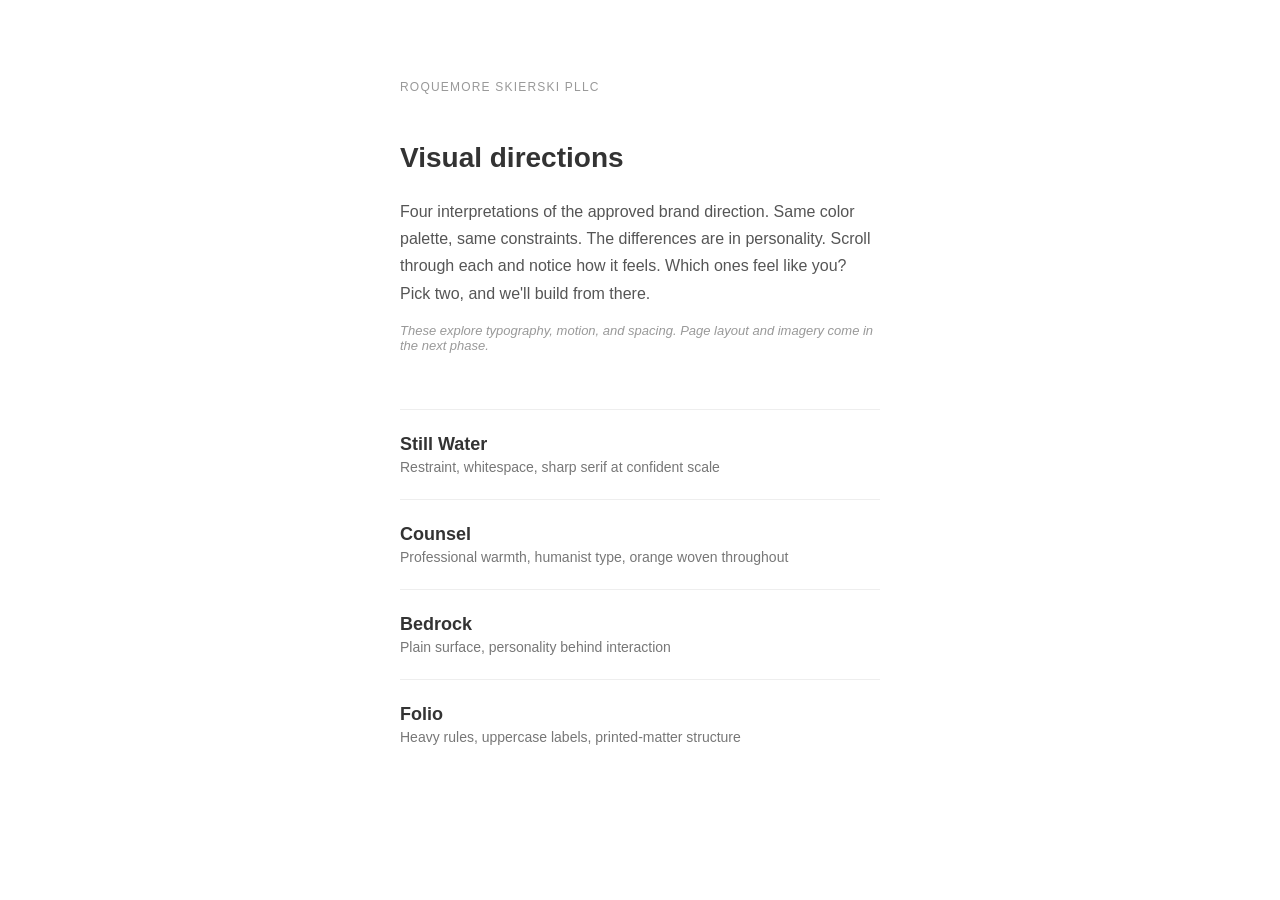
<file: index.html>
<!DOCTYPE html>
<html lang="en">
<head>
  <meta charset="UTF-8">
  <meta name="viewport" content="width=device-width, initial-scale=1.0">
  <title>Visual Directions — Roquemore Skierski PLLC</title>
  <style>
    *, *::before, *::after { margin: 0; padding: 0; box-sizing: border-box; }

    body {
      font-family: -apple-system, BlinkMacSystemFont, "Segoe UI", Roboto, sans-serif;
      background: #fff;
      color: #333;
    }

    .container {
      max-width: 560px;
      margin: 0 auto;
      padding: 80px 40px;
    }

    .firm-name {
      font-size: 12px;
      text-transform: uppercase;
      letter-spacing: 0.1em;
      color: #999;
      margin-bottom: 48px;
    }

    h1 {
      font-size: 28px;
      font-weight: 600;
      color: #333;
      margin-bottom: 24px;
    }

    .framing {
      font-size: 16px;
      line-height: 1.7;
      color: #555;
      margin-bottom: 16px;
    }

    .note {
      font-size: 13px;
      font-style: italic;
      color: #999;
      margin-bottom: 56px;
    }

    .direction {
      display: block;
      text-decoration: none;
      padding: 24px 0;
      border-top: 1px solid #eee;
    }

    .direction-name {
      font-size: 18px;
      font-weight: 700;
      color: #333;
    }

    .direction-desc {
      font-size: 14px;
      color: #777;
      margin-top: 4px;
    }

    .direction:hover .direction-name {
      color: #0B3030;
    }
  </style>
</head>
<body>
  <div class="container">
    <p class="firm-name">Roquemore Skierski PLLC</p>
    <h1>Visual directions</h1>
    <p class="framing">Four interpretations of the approved brand direction. Same color palette, same constraints. The differences are in personality. Scroll through each and notice how it feels. Which ones feel like you? Pick two, and we'll build from there.</p>
    <p class="note">These explore typography, motion, and spacing. Page layout and imagery come in the next phase.</p>
    <a class="direction" href="still-water/index.html">
      <div class="direction-name">Still Water</div>
      <div class="direction-desc">Restraint, whitespace, sharp serif at confident scale</div>
    </a>
    <a class="direction" href="counsel/index.html">
      <div class="direction-name">Counsel</div>
      <div class="direction-desc">Professional warmth, humanist type, orange woven throughout</div>
    </a>
    <a class="direction" href="bedrock/index.html">
      <div class="direction-name">Bedrock</div>
      <div class="direction-desc">Plain surface, personality behind interaction</div>
    </a>
    <a class="direction" href="folio/index.html">
      <div class="direction-name">Folio</div>
      <div class="direction-desc">Heavy rules, uppercase labels, printed-matter structure</div>
    </a>
  </div>
</body>
</html>
</file>
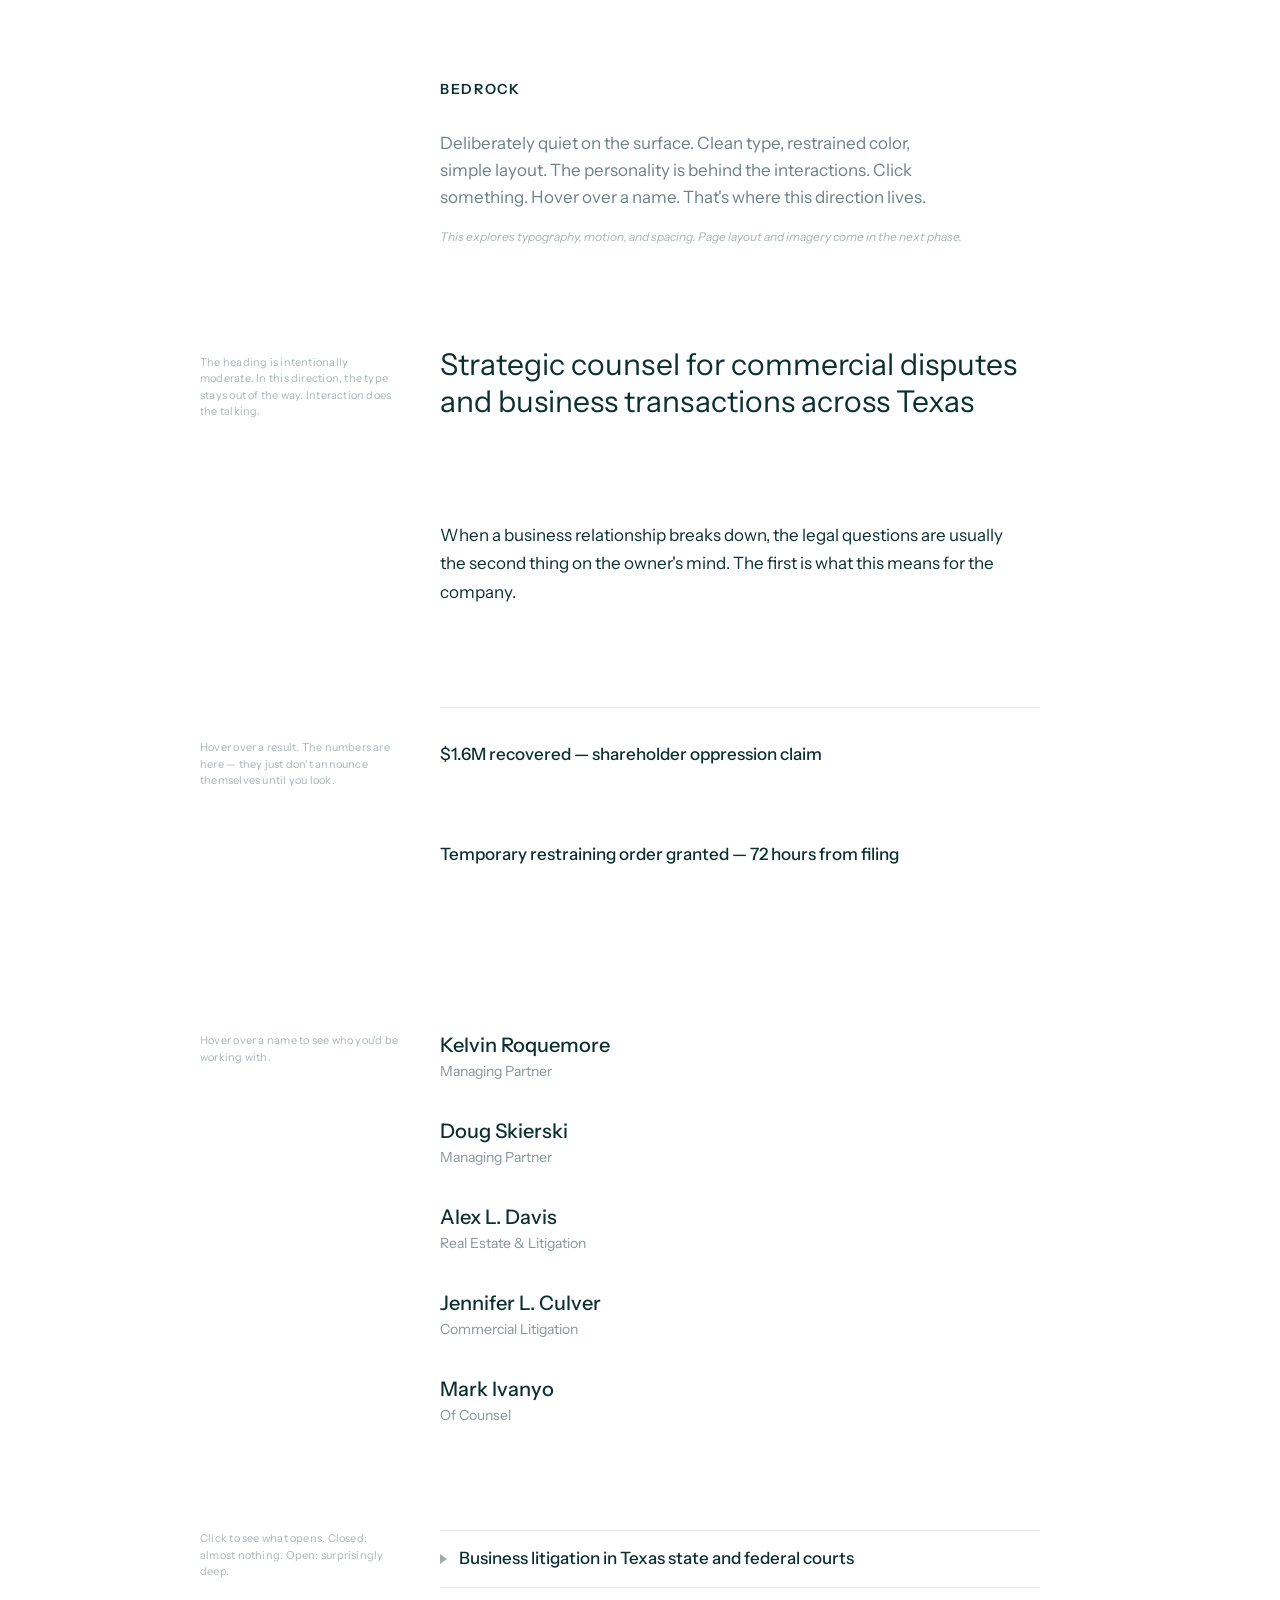
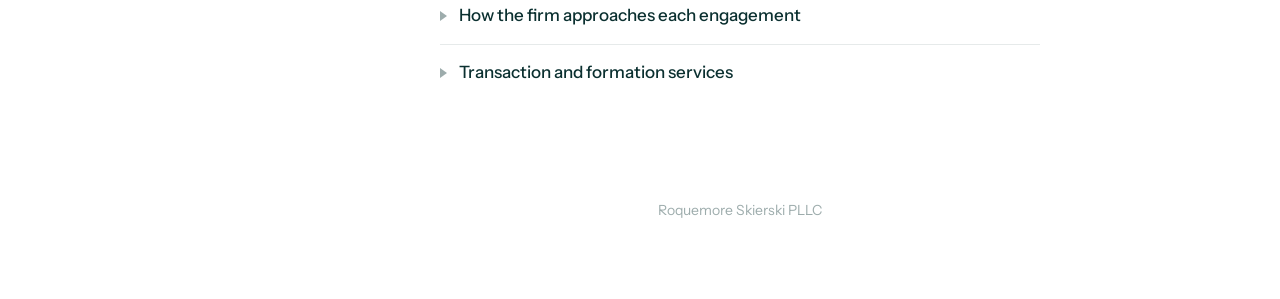
<file: bedrock/index.html>
<!DOCTYPE html>
<html lang="en">
<head>
  <meta charset="UTF-8">
  <meta name="viewport" content="width=device-width, initial-scale=1.0">
  <title>Bedrock — Brand Direction</title>
  <link rel="preconnect" href="https://fonts.googleapis.com">
  <link rel="preconnect" href="https://fonts.gstatic.com" crossorigin>
  <link href="https://fonts.googleapis.com/css2?family=Instrument+Sans:wght@400;500;600;700&display=swap" rel="stylesheet">
  <link rel="stylesheet" href="styles.css">
</head>
<body>

  <!-- Section 1: Direction Label & Introduction -->
  <header class="section section--intro">
    <h1 class="direction-name">Bedrock</h1>
    <p class="direction-description">Deliberately quiet on the surface. Clean type, restrained color, simple layout. The personality is behind the interactions. Click something. Hover over a name. That's where this direction lives.</p>
    <p class="direction-note">This explores typography, motion, and spacing. Page layout and imagery come in the next phase.</p>
  </header>

  <!-- Section 2: Opening Statement -->
  <section class="section section--statement">
    <div class="annotation" aria-hidden="true">The heading is intentionally moderate. In this direction, the type stays out of the way. Interaction does the talking.</div>
    <div class="reveal">
      <h2 class="display-heading">Strategic counsel for commercial disputes and business transactions across Texas</h2>
    </div>
  </section>

  <!-- Section 3: Body Text Passage -->
  <section class="section section--body">
    <div class="reveal">
      <div class="body-text">
        <p>When a business relationship breaks down, the legal questions are usually the second thing on the owner's mind. The first is what this means for the company.</p>
      </div>
    </div>
  </section>

  <!-- Section 4: Quantitative Evidence -->
  <section class="section section--evidence">
    <div class="rule"></div>
    <div class="annotation" aria-hidden="true">Hover over a result. The numbers are here — they just don't announce themselves until you look.</div>
    <div class="reveal">
      <div class="results">
        <div class="result" data-hover>
          <span class="result-rest">$1.6M recovered — shareholder oppression claim</span>
          <div class="result-active">
            <span class="result-figure">$1.6M</span>
            <p class="result-label">Recovery for minority shareholder in an oppression action involving a family-owned company in Collin County</p>
          </div>
        </div>
        <div class="result" data-hover>
          <span class="result-rest">Temporary restraining order granted — 72 hours from filing</span>
          <div class="result-active">
            <span class="result-figure">72 hours</span>
            <p class="result-label">From emergency filing to TRO granted, preventing dissipation of business assets in a partnership dispute</p>
          </div>
        </div>
      </div>
    </div>
  </section>

  <!-- Section 5: People -->
  <section class="section section--people">
    <div class="annotation" aria-hidden="true">Hover over a name to see who you'd be working with.</div>
    <div class="reveal">
      <ul class="people-list">
        <li class="person" data-hover>
          <span class="person-name">Kelvin Roquemore</span>
          <span class="person-role">Managing Partner</span>
          <span class="person-detail">20+ years in Texas state and federal courts. Leads the firm's complex commercial litigation practice.</span>
        </li>
        <li class="person" data-hover>
          <span class="person-name">Doug Skierski</span>
          <span class="person-role">Managing Partner</span>
          <span class="person-detail">Business disputes, partnership matters, and transactional litigation across North Texas.</span>
        </li>
        <li class="person" data-hover>
          <span class="person-name">Alex L. Davis</span>
          <span class="person-role">Real Estate & Litigation</span>
          <span class="person-detail">Real estate disputes and commercial litigation, especially property and title matters.</span>
        </li>
        <li class="person" data-hover>
          <span class="person-name">Jennifer L. Culver</span>
          <span class="person-role">Commercial Litigation</span>
          <span class="person-detail">Contract disputes, fraud claims, and fiduciary duty matters in Dallas-area courts.</span>
        </li>
        <li class="person" data-hover>
          <span class="person-name">Mark Ivanyo</span>
          <span class="person-role">Of Counsel</span>
          <span class="person-detail">Decades in transactional and litigation work across complex business matters.</span>
        </li>
      </ul>
    </div>
  </section>

  <!-- Section 6: Expandable Depth -->
  <section class="section section--depth">
    <div class="annotation" aria-hidden="true">Click to see what opens. Closed: almost nothing. Open: surprisingly deep.</div>
    <div class="reveal">
      <div class="expandables">
        <div class="expandable">
          <button class="expandable-trigger" aria-expanded="false">
            <span class="expandable-arrow" aria-hidden="true"></span>
            <span class="expandable-label">Business litigation in Texas state and federal courts</span>
          </button>
          <div class="expandable-content">
            <div class="expandable-inner">
              <p>The firm represents businesses, shareholders, and partners in commercial disputes across Texas. That includes breach of contract, fiduciary duty claims, fraud, partnership and shareholder disputes, and injunctive relief like temporary restraining orders.</p>
              <h3 class="expandable-subheading">Court presence</h3>
              <p>Attorneys carry active caseloads in Dallas, Tarrant, Collin, and Denton county courts, plus the Northern and Eastern Districts of Texas. They know the local rules and scheduling patterns in each courthouse, which means fewer procedural surprises.</p>
            </div>
          </div>
        </div>
        <div class="expandable">
          <button class="expandable-trigger" aria-expanded="false">
            <span class="expandable-arrow" aria-hidden="true"></span>
            <span class="expandable-label">How the firm approaches each engagement</span>
          </button>
          <div class="expandable-content">
            <div class="expandable-inner">
              <p>Every matter gets a dedicated team: a lead attorney, a supporting attorney, and a paralegal. Clients get portal access for real-time case updates and document sharing. The attorneys who build the strategy are the same ones who carry it out.</p>
              <h3 class="expandable-subheading">What the team structure looks like</h3>
              <p>The lead attorney sets strategy, manages court appearances, and is the primary point of contact. The supporting attorney handles research, motion drafting, and discovery. The paralegal coordinates filings, deadlines, and client communication.</p>
            </div>
          </div>
        </div>
        <div class="expandable">
          <button class="expandable-trigger" aria-expanded="false">
            <span class="expandable-arrow" aria-hidden="true"></span>
            <span class="expandable-label">Transaction and formation services</span>
          </button>
          <div class="expandable-content">
            <div class="expandable-inner">
              <p>The firm also advises on business transactions, entity formation, corporate governance, and due diligence. The idea is to structure things correctly up front, and to handle the disputes that come up when prior structuring didn't.</p>
              <!-- Nested expandable -->
              <div class="expandable expandable--nested">
                <button class="expandable-trigger expandable-trigger--nested" aria-expanded="false">
                  <span class="expandable-arrow expandable-arrow--nested" aria-hidden="true"></span>
                  <span class="expandable-label expandable-label--nested">Specific transaction services</span>
                </button>
                <div class="expandable-content">
                  <div class="expandable-inner expandable-inner--nested">
                    <p>Asset purchases and sales, entity formation (LLC, corporation, partnership), operating agreements and shareholder agreements, commercial lease review, due diligence for acquisitions, and contract drafting and negotiation.</p>
                  </div>
                </div>
              </div>
            </div>
          </div>
        </div>
      </div>
    </div>
  </section>

  <!-- Section 8: Closing Beat -->
  <section class="section section--closing">
    <div class="reveal">
      <p class="closing-text">Roquemore Skierski PLLC</p>
    </div>
  </section>

  <script src="scripts.js"></script>
</body>
</html>
</file>
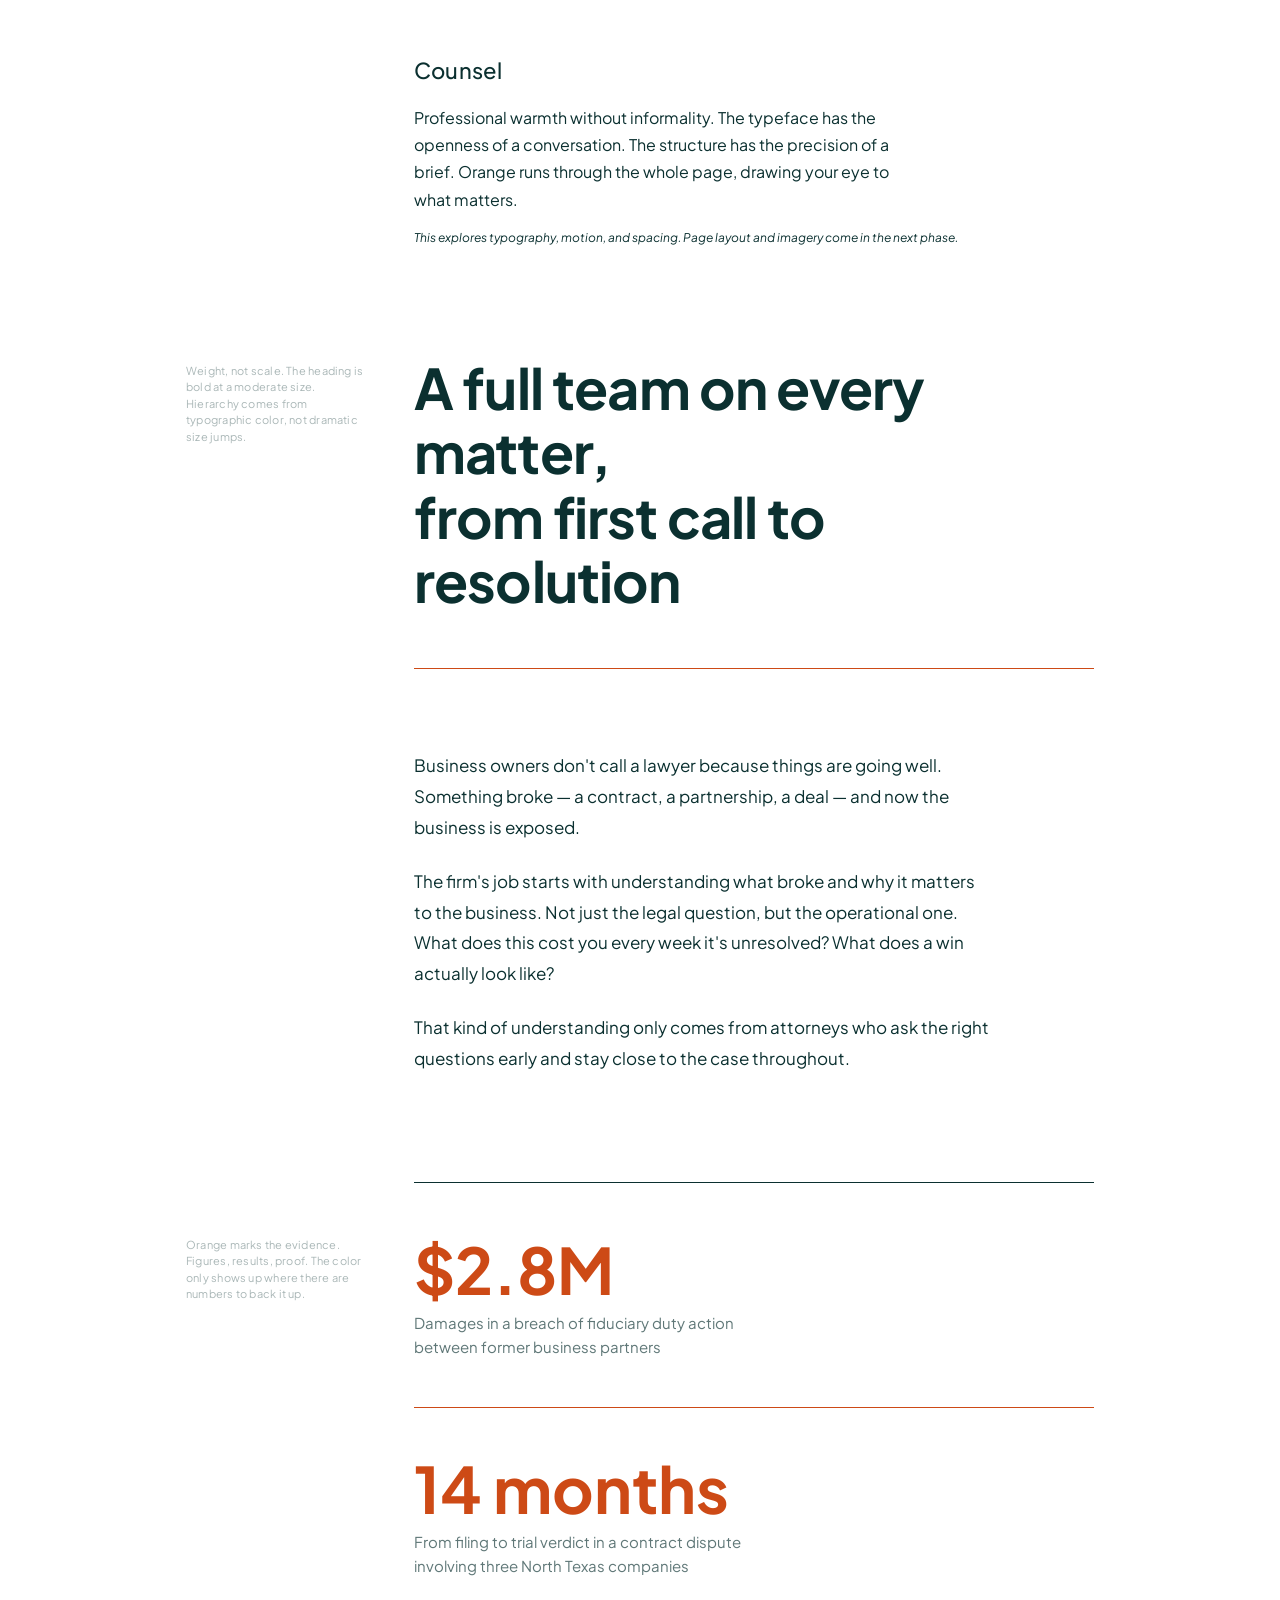
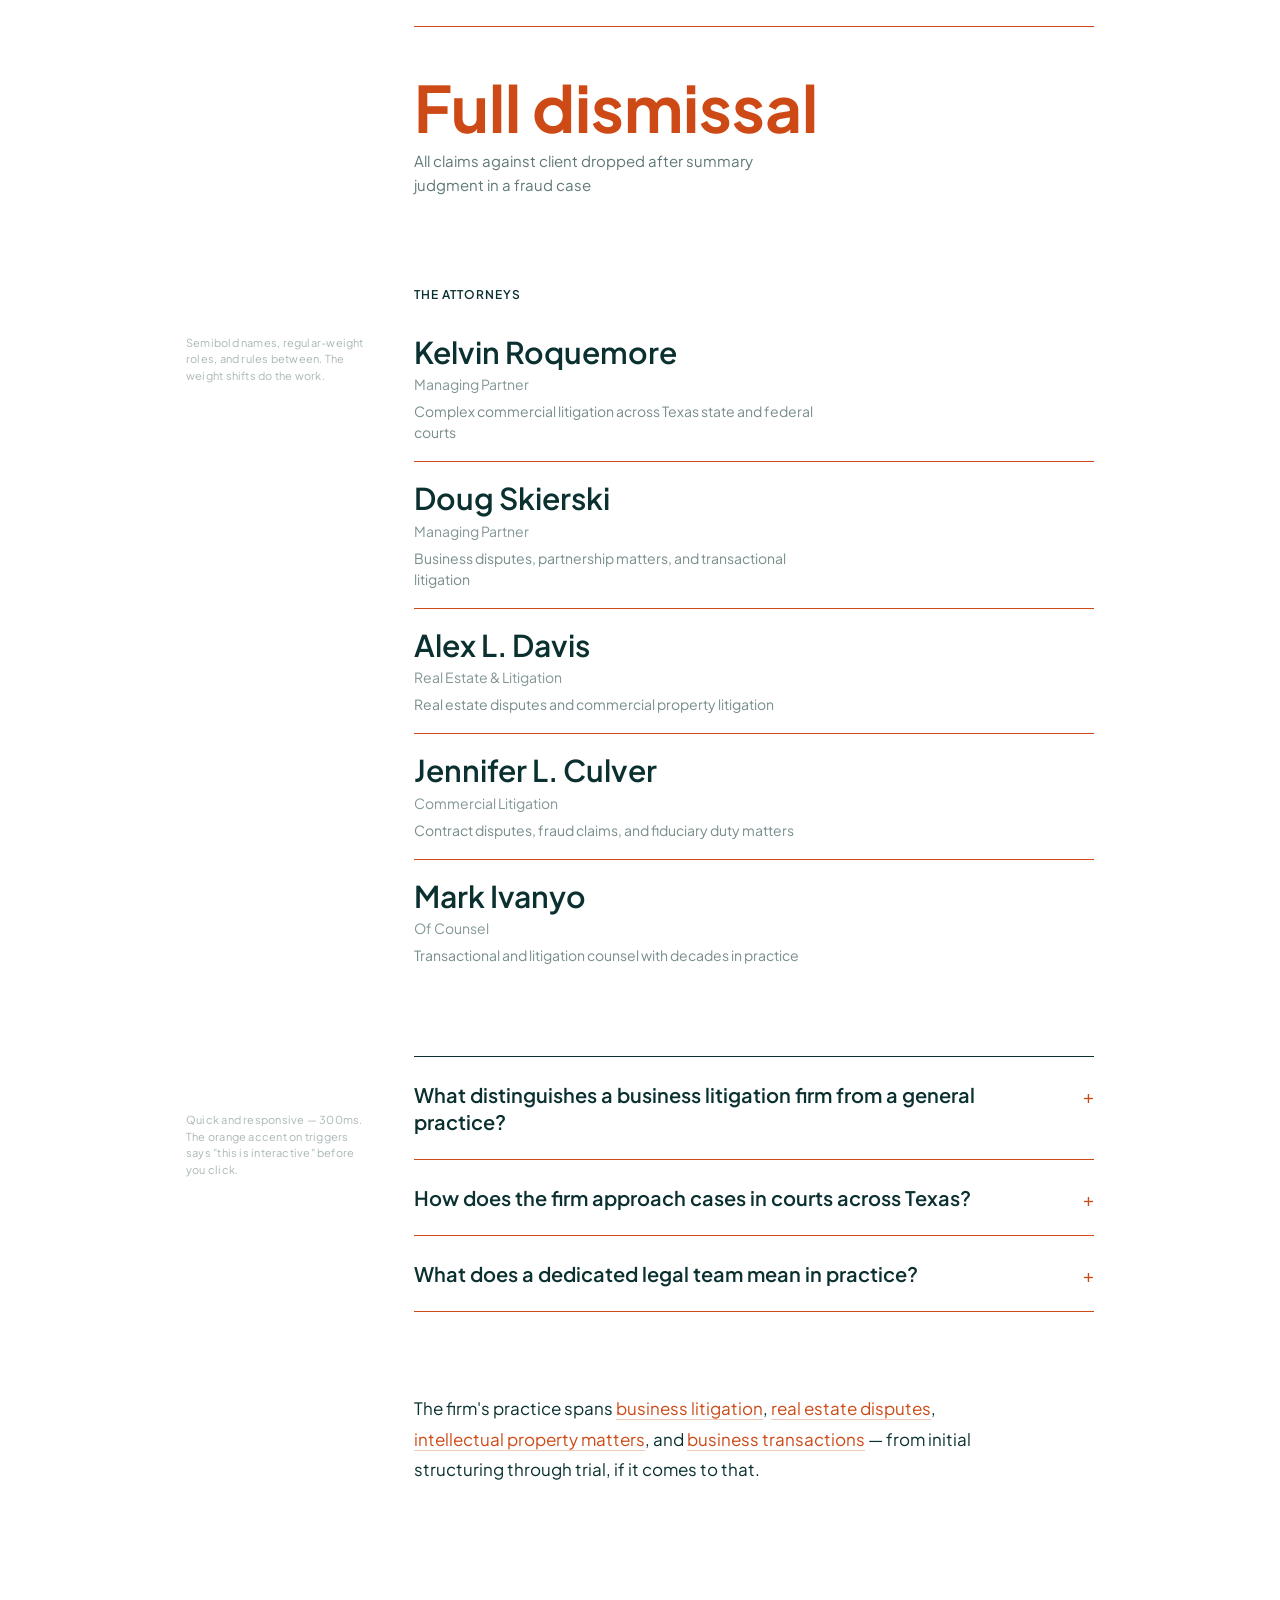
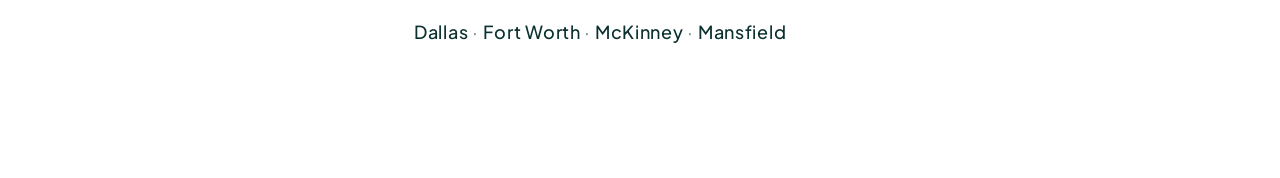
<file: counsel/index.html>
<!DOCTYPE html>
<html lang="en">
<head>
  <meta charset="UTF-8">
  <meta name="viewport" content="width=device-width, initial-scale=1.0">
  <title>Counsel — Brand Direction</title>
  <link rel="preconnect" href="https://fonts.googleapis.com">
  <link rel="preconnect" href="https://fonts.gstatic.com" crossorigin>
  <link href="https://fonts.googleapis.com/css2?family=Plus+Jakarta+Sans:wght@400;500;600;700&display=swap" rel="stylesheet">
  <link rel="stylesheet" href="styles.css">
</head>
<body>

  <!-- Section 1: Direction Label & Introduction -->
  <header class="section section--intro stagger-group">
    <h1 class="direction-name reveal" data-stagger="0">Counsel</h1>
    <p class="direction-description reveal" data-stagger="1">Professional warmth without informality. The typeface has the openness of a conversation. The structure has the precision of a brief. Orange runs through the whole page, drawing your eye to what matters.</p>
    <p class="direction-note reveal" data-stagger="2">This explores typography, motion, and spacing. Page layout and imagery come in the next phase.</p>
  </header>

  <!-- Section 2: Opening Statement -->
  <section class="section section--statement stagger-group">
    <div class="annotation reveal" data-stagger="0" aria-hidden="true">Weight, not scale. The heading is bold at a moderate size. Hierarchy comes from typographic color, not dramatic size jumps.</div>
    <h2 class="display-heading reveal" data-stagger="1">A full team on every matter,<br>from first call to resolution</h2>
    <hr class="rule rule--orange reveal" data-stagger="2">
  </section>

  <!-- Section 3: Body Text Passage -->
  <section class="section section--body stagger-group">
    <div class="body-column">
      <p class="body-text reveal" data-stagger="0">Business owners don't call a lawyer because things are going well. Something broke — a contract, a partnership, a deal — and now the business is exposed.</p>
      <p class="body-text reveal" data-stagger="1">The firm's job starts with understanding what broke and why it matters to the business. Not just the legal question, but the operational one. What does this cost you every week it's unresolved? What does a win actually look like?</p>
      <p class="body-text reveal" data-stagger="2">That kind of understanding only comes from attorneys who ask the right questions early and stay close to the case throughout.</p>
    </div>
  </section>

  <!-- Section 4: Quantitative Evidence -->
  <section class="section section--evidence stagger-group">
    <hr class="rule rule--teal reveal" data-stagger="0">
    <div class="annotation reveal" data-stagger="1" aria-hidden="true">Orange marks the evidence. Figures, results, proof. The color only shows up where there are numbers to back it up.</div>
    <div class="result reveal" data-stagger="2">
      <span class="result-figure">$2.8M</span>
      <p class="result-description">Damages in a breach of fiduciary duty action between former business partners</p>
    </div>
    <hr class="rule rule--orange reveal" data-stagger="3">
    <div class="result reveal" data-stagger="4">
      <span class="result-figure">14 months</span>
      <p class="result-description">From filing to trial verdict in a contract dispute involving three North Texas companies</p>
    </div>
    <hr class="rule rule--orange reveal" data-stagger="5">
    <div class="result reveal" data-stagger="6">
      <span class="result-figure">Full dismissal</span>
      <p class="result-description">All claims against client dropped after summary judgment in a fraud case</p>
    </div>
  </section>

  <!-- Section 5: People -->
  <section class="section section--people stagger-group">
    <div class="annotation reveal" data-stagger="0" aria-hidden="true">Semibold names, regular-weight roles, and rules between. The weight shifts do the work.</div>
    <p class="section-label reveal" data-stagger="1">The attorneys</p>
    <ul class="people-list">
      <li class="person reveal" data-stagger="2">
        <span class="person-name">Kelvin Roquemore</span>
        <span class="person-role">Managing Partner</span>
        <span class="person-description">Complex commercial litigation across Texas state and federal courts</span>
      </li>
      <li class="person reveal" data-stagger="3">
        <span class="person-name">Doug Skierski</span>
        <span class="person-role">Managing Partner</span>
        <span class="person-description">Business disputes, partnership matters, and transactional litigation</span>
      </li>
      <li class="person reveal" data-stagger="4">
        <span class="person-name">Alex L. Davis</span>
        <span class="person-role">Real Estate & Litigation</span>
        <span class="person-description">Real estate disputes and commercial property litigation</span>
      </li>
      <li class="person reveal" data-stagger="5">
        <span class="person-name">Jennifer L. Culver</span>
        <span class="person-role">Commercial Litigation</span>
        <span class="person-description">Contract disputes, fraud claims, and fiduciary duty matters</span>
      </li>
      <li class="person reveal" data-stagger="6">
        <span class="person-name">Mark Ivanyo</span>
        <span class="person-role">Of Counsel</span>
        <span class="person-description">Transactional and litigation counsel with decades in practice</span>
      </li>
    </ul>
  </section>

  <!-- Section 6: Expandable Depth -->
  <section class="section section--depth stagger-group">
    <hr class="rule rule--teal reveal" data-stagger="0">
    <div class="annotation reveal" data-stagger="1" aria-hidden="true">Quick and responsive — 300ms. The orange accent on triggers says "this is interactive" before you click.</div>
    <div class="expandables reveal" data-stagger="2">
      <div class="expandable">
        <button class="expandable-trigger" aria-expanded="false">
          <span class="expandable-label">What distinguishes a business litigation firm from a general practice?</span>
          <span class="expandable-icon" aria-hidden="true">+</span>
        </button>
        <div class="expandable-content">
          <div class="expandable-inner">
            <p>Business litigation means working within the procedural and substantive rules that govern commercial disputes: partnership law, fiduciary obligations, contract interpretation under the Texas Business & Commerce Code. A general practitioner handles these occasionally. A business litigation firm handles them every day.</p>
          </div>
        </div>
      </div>
      <div class="expandable">
        <button class="expandable-trigger" aria-expanded="false">
          <span class="expandable-label">How does the firm approach cases in courts across Texas?</span>
          <span class="expandable-icon" aria-hidden="true">+</span>
        </button>
        <div class="expandable-content">
          <div class="expandable-inner">
            <p>The firm has attorneys in Dallas, Fort Worth, McKinney, Mansfield, Houston, Austin, and San Antonio. They know the local rules, the scheduling patterns, and the procedural expectations in each courthouse. That means fewer surprises regardless of where a case is filed.</p>
          </div>
        </div>
      </div>
      <div class="expandable">
        <button class="expandable-trigger" aria-expanded="false">
          <span class="expandable-label">What does a dedicated legal team mean in practice?</span>
          <span class="expandable-icon" aria-hidden="true">+</span>
        </button>
        <div class="expandable-content">
          <div class="expandable-inner">
            <p>Each matter gets a team: a lead attorney, a supporting attorney, and a paralegal. Clients get direct communication channels and access to the firm's case portal. The people who build the strategy are the same people who carry it out.</p>
          </div>
        </div>
      </div>
    </div>
  </section>

  <!-- Section 7: Link & Hover Moment -->
  <section class="section section--links stagger-group">
    <p class="body-text reveal" data-stagger="0">The firm's practice spans <a href="#" class="text-link">business litigation</a>, <a href="#" class="text-link">real estate disputes</a>, <a href="#" class="text-link">intellectual property matters</a>, and <a href="#" class="text-link">business transactions</a> — from initial structuring through trial, if it comes to that.</p>
  </section>

  <!-- Section 8: Closing Beat -->
  <section class="section section--closing stagger-group">
    <p class="closing-text reveal reveal--slow" data-stagger="0">Dallas <span class="dot">&middot;</span> Fort Worth <span class="dot">&middot;</span> McKinney <span class="dot">&middot;</span> Mansfield</p>
  </section>

  <script src="scripts.js"></script>
</body>
</html>
</file>
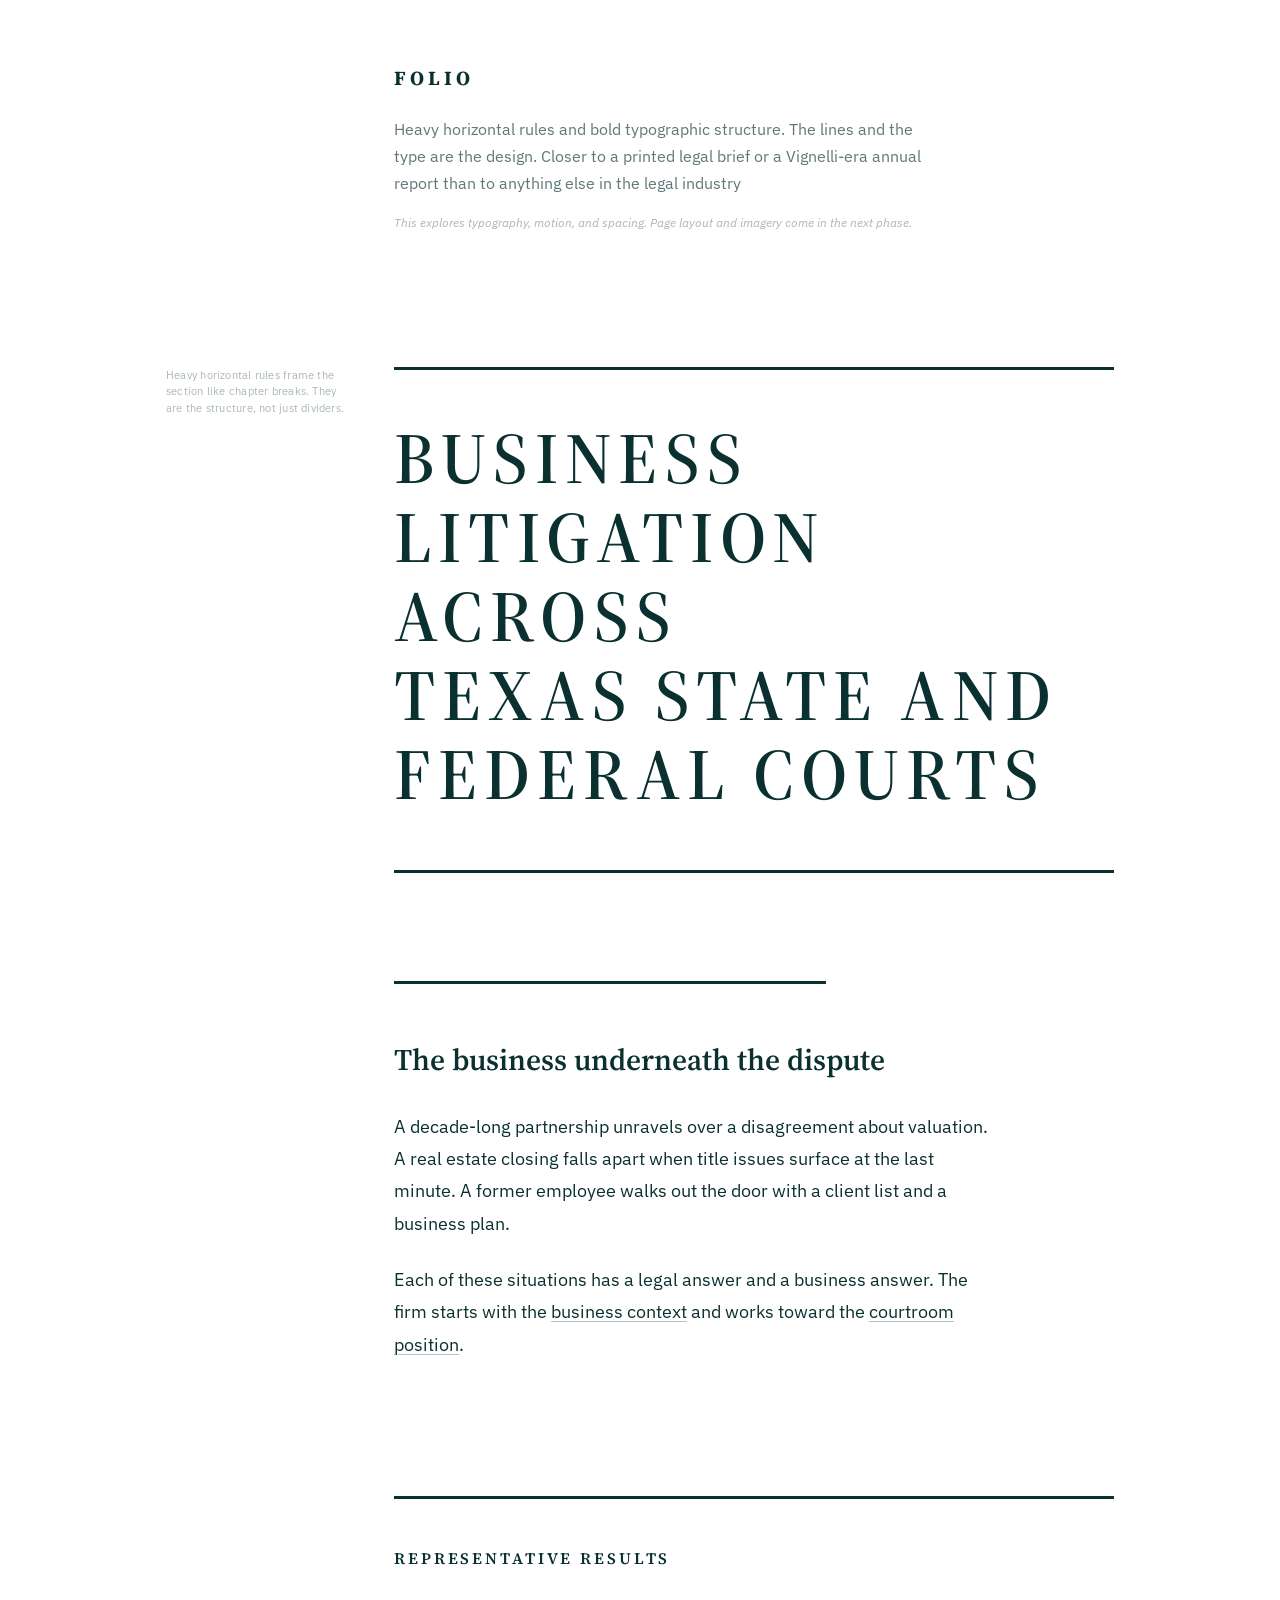
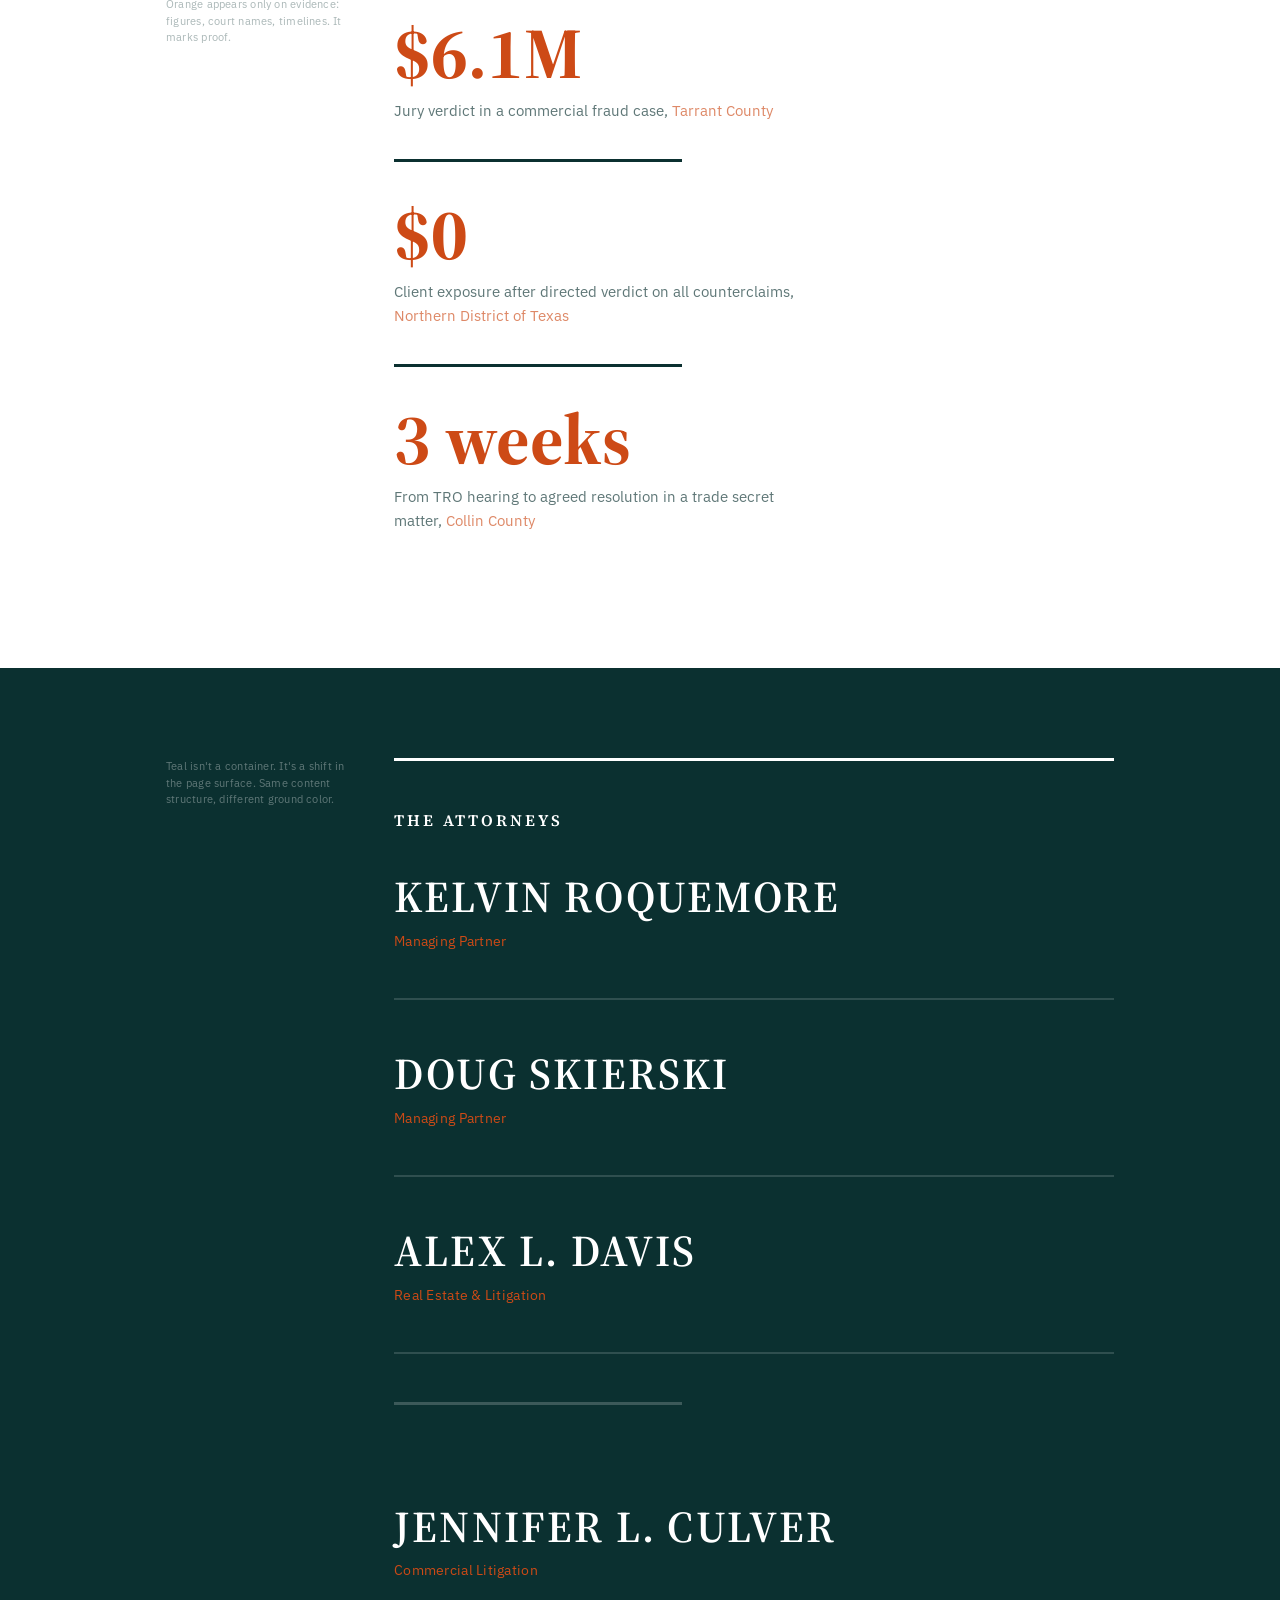
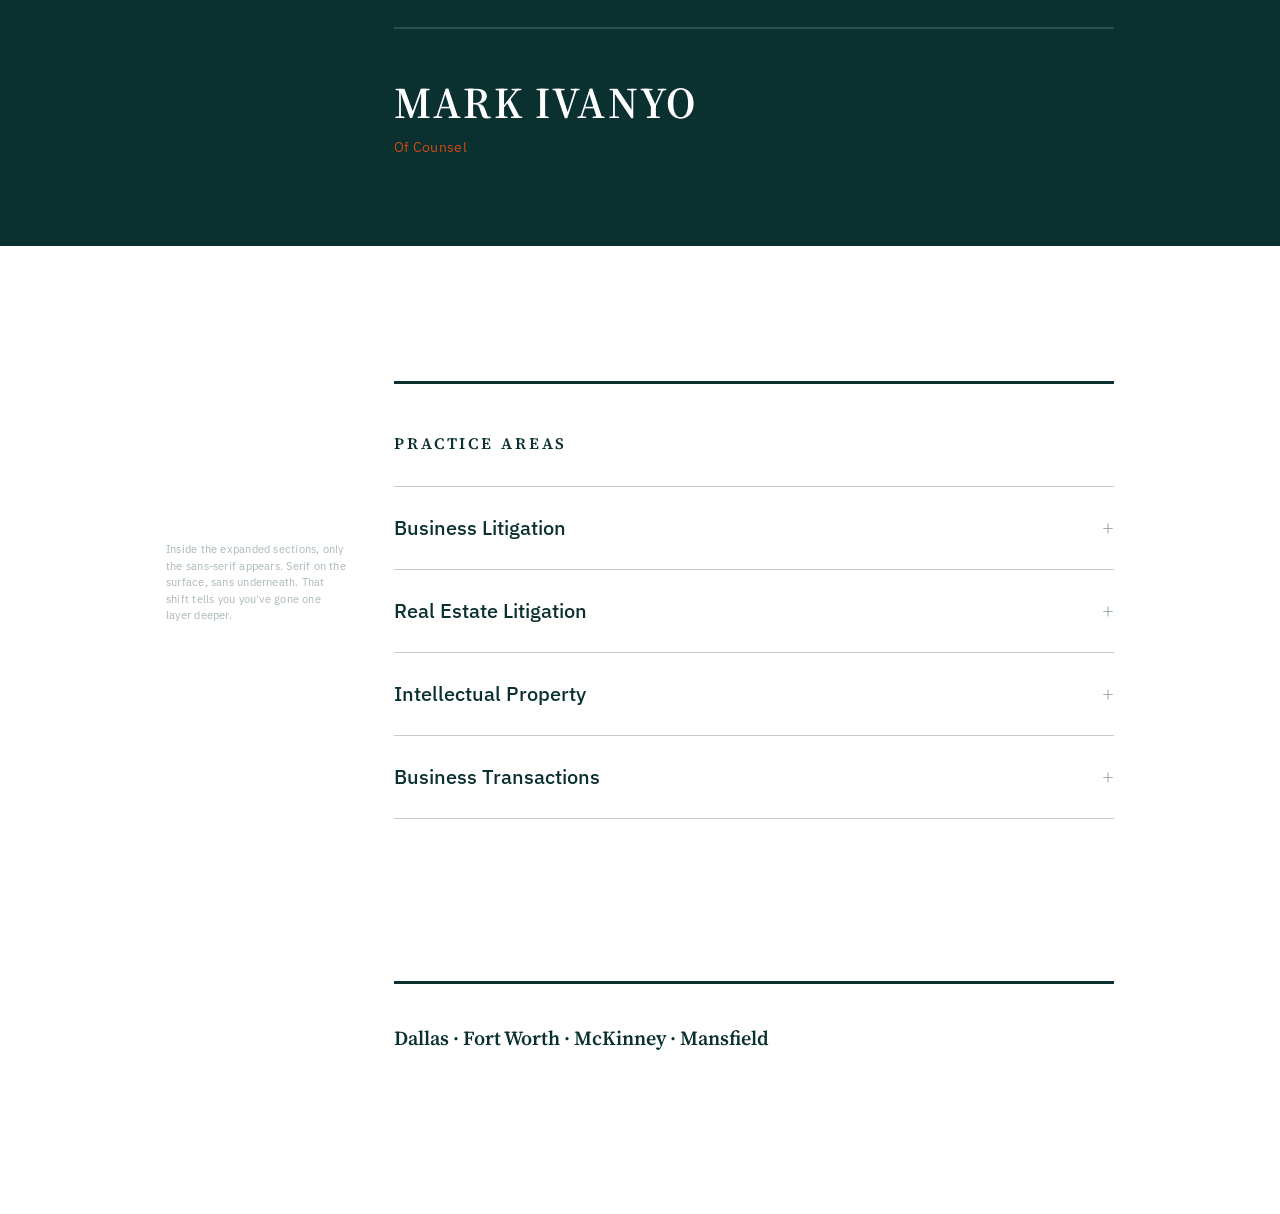
<file: folio/index.html>
<!DOCTYPE html>
<html lang="en">
<head>
  <meta charset="UTF-8">
  <meta name="viewport" content="width=device-width, initial-scale=1.0">
  <title>Folio — Brand Direction</title>
  <link rel="preconnect" href="https://fonts.googleapis.com">
  <link rel="preconnect" href="https://fonts.gstatic.com" crossorigin>
  <link href="https://fonts.googleapis.com/css2?family=Source+Serif+4:opsz,wght@8..60,600;8..60,700&family=IBM+Plex+Sans:wght@300;400;500&display=swap" rel="stylesheet">
  <link rel="stylesheet" href="styles.css">
</head>
<body>

  <!-- Section 1: Direction Intro -->
  <header class="section section--intro">
    <h1 class="direction-name">Folio</h1>
    <p class="direction-description">Heavy horizontal rules and bold typographic structure. The lines and the type are the design. Closer to a printed legal brief or a Vignelli-era annual report than to anything else in the legal industry</p>
    <p class="direction-note">This explores typography, motion, and spacing. Page layout and imagery come in the next phase.</p>
  </header>

  <!-- Section 2: Opening Statement -->
  <section class="section section--statement">
    <div class="annotation" aria-hidden="true">Heavy horizontal rules frame the section like chapter breaks. They are the structure, not just dividers.</div>
    <hr class="rule rule-draw" style="transition-delay: 0ms">
    <div class="reveal" style="transition-delay: 200ms">
      <h2 class="display-heading">Business Litigation Across<br>Texas State and Federal Courts</h2>
    </div>
    <hr class="rule rule-draw" style="transition-delay: 500ms">
  </section>

  <!-- Section 3: Body Text + Links -->
  <section class="section section--body">
    <hr class="rule rule--partial rule-draw" style="transition-delay: 0ms">
    <h3 class="content-heading reveal" style="transition-delay: 150ms">The business underneath the dispute</h3>
    <p class="body-text reveal" style="transition-delay: 300ms">A decade-long partnership unravels over a disagreement about valuation. A real estate closing falls apart when title issues surface at the last minute. A former employee walks out the door with a client list and a business plan.</p>
    <p class="body-text reveal" style="transition-delay: 450ms">Each of these situations has a legal answer and a business answer. The firm starts with the <a href="#" class="text-link">business context</a> and works toward the <a href="#" class="text-link">courtroom position</a>.</p>
  </section>

  <!-- Section 4: Quantitative Evidence -->
  <section class="section section--evidence">
    <div class="annotation" aria-hidden="true">Orange appears only on evidence: figures, court names, timelines. It marks proof.</div>
    <hr class="rule rule-draw" style="transition-delay: 0ms">
    <p class="section-label reveal" style="transition-delay: 200ms">Representative Results</p>
    <div class="results">
      <div class="result reveal" style="transition-delay: 350ms">
        <span class="result-figure">$6.1M</span>
        <p class="result-description">Jury verdict in a commercial fraud case, <span class="evidence-highlight">Tarrant County</span></p>
      </div>
      <hr class="rule rule--partial-narrow rule-draw" style="transition-delay: 500ms">
      <div class="result reveal" style="transition-delay: 650ms">
        <span class="result-figure">$0</span>
        <p class="result-description">Client exposure after directed verdict on all counterclaims, <span class="evidence-highlight">Northern District of Texas</span></p>
      </div>
      <hr class="rule rule--partial-narrow rule-draw" style="transition-delay: 800ms">
      <div class="result reveal" style="transition-delay: 950ms">
        <span class="result-figure">3 weeks</span>
        <p class="result-description">From TRO hearing to agreed resolution in a trade secret matter, <span class="evidence-highlight">Collin County</span></p>
      </div>
    </div>
  </section>

  <!-- Section 5: Teal Ground + People -->
  <div class="teal-ground">
    <section class="section section--people">
      <div class="annotation annotation--light" aria-hidden="true">Teal isn't a container. It's a shift in the page surface. Same content structure, different ground color.</div>
      <hr class="rule rule--white rule-draw" style="transition-delay: 0ms">
      <p class="section-label section-label--light reveal" style="transition-delay: 200ms">The Attorneys</p>
      <ul class="people-list">
        <li class="person reveal" style="transition-delay: 350ms">
          <span class="person-name">Kelvin Roquemore</span>
          <span class="person-role">Managing Partner</span>
        </li>
        <li class="person reveal" style="transition-delay: 470ms">
          <span class="person-name">Doug Skierski</span>
          <span class="person-role">Managing Partner</span>
        </li>
        <li class="person reveal" style="transition-delay: 590ms">
          <span class="person-name">Alex L. Davis</span>
          <span class="person-role">Real Estate & Litigation</span>
        </li>
        <hr class="rule rule--partial-narrow rule--white rule-draw" style="transition-delay: 650ms; opacity: 0.2">
        <li class="person reveal" style="transition-delay: 710ms">
          <span class="person-name">Jennifer L. Culver</span>
          <span class="person-role">Commercial Litigation</span>
        </li>
        <li class="person reveal" style="transition-delay: 830ms">
          <span class="person-name">Mark Ivanyo</span>
          <span class="person-role">Of Counsel</span>
        </li>
      </ul>
    </section>
  </div>

  <!-- Section 6: Expandable Depth -->
  <section class="section section--depth">
    <div class="annotation" aria-hidden="true">Inside the expanded sections, only the sans-serif appears. Serif on the surface, sans underneath. That shift tells you you've gone one layer deeper.</div>
    <hr class="rule rule-draw" style="transition-delay: 0ms">
    <p class="section-label reveal" style="transition-delay: 200ms">Practice Areas</p>
    <div class="expandables reveal" style="transition-delay: 400ms">
      <div class="expandable">
        <button class="expandable-trigger" aria-expanded="false">
          <span class="expandable-label">Business Litigation</span>
          <span class="expandable-icon">+</span>
        </button>
        <div class="expandable-content">
          <div class="expandable-inner">
            <p>Companies and their principals in commercial disputes: partnership dissolutions, shareholder actions, breach of contract, and business torts across Texas state and federal courts.</p>
          </div>
        </div>
      </div>
      <div class="expandable">
        <button class="expandable-trigger" aria-expanded="false">
          <span class="expandable-label">Real Estate Litigation</span>
          <span class="expandable-icon">+</span>
        </button>
        <div class="expandable-content">
          <div class="expandable-inner">
            <p>Commercial real estate disputes: breach of purchase agreements, title conflicts, and landlord-tenant litigation for commercial properties.</p>
          </div>
        </div>
      </div>
      <div class="expandable">
        <button class="expandable-trigger" aria-expanded="false">
          <span class="expandable-label">Intellectual Property</span>
          <span class="expandable-icon">+</span>
        </button>
        <div class="expandable-content">
          <div class="expandable-inner">
            <p>Trade secrets, trademarks, and proprietary business information. Includes emergency injunctive relief when misappropriation requires immediate action.</p>
          </div>
        </div>
      </div>
      <div class="expandable">
        <button class="expandable-trigger" aria-expanded="false">
          <span class="expandable-label">Business Transactions</span>
          <span class="expandable-icon">+</span>
        </button>
        <div class="expandable-content">
          <div class="expandable-inner">
            <p>Asset purchases, entity formation, corporate governance, and commercial contracts for Texas businesses.</p>
          </div>
        </div>
      </div>
    </div>
  </section>

  <!-- Section 7: Closing Beat -->
  <section class="section section--closing">
    <hr class="rule rule-draw" style="transition-delay: 0ms">
    <p class="closing-text reveal" style="transition-delay: 300ms">Dallas · Fort Worth · McKinney · Mansfield</p>
  </section>

  <script src="scripts.js"></script>
</body>
</html>
</file>
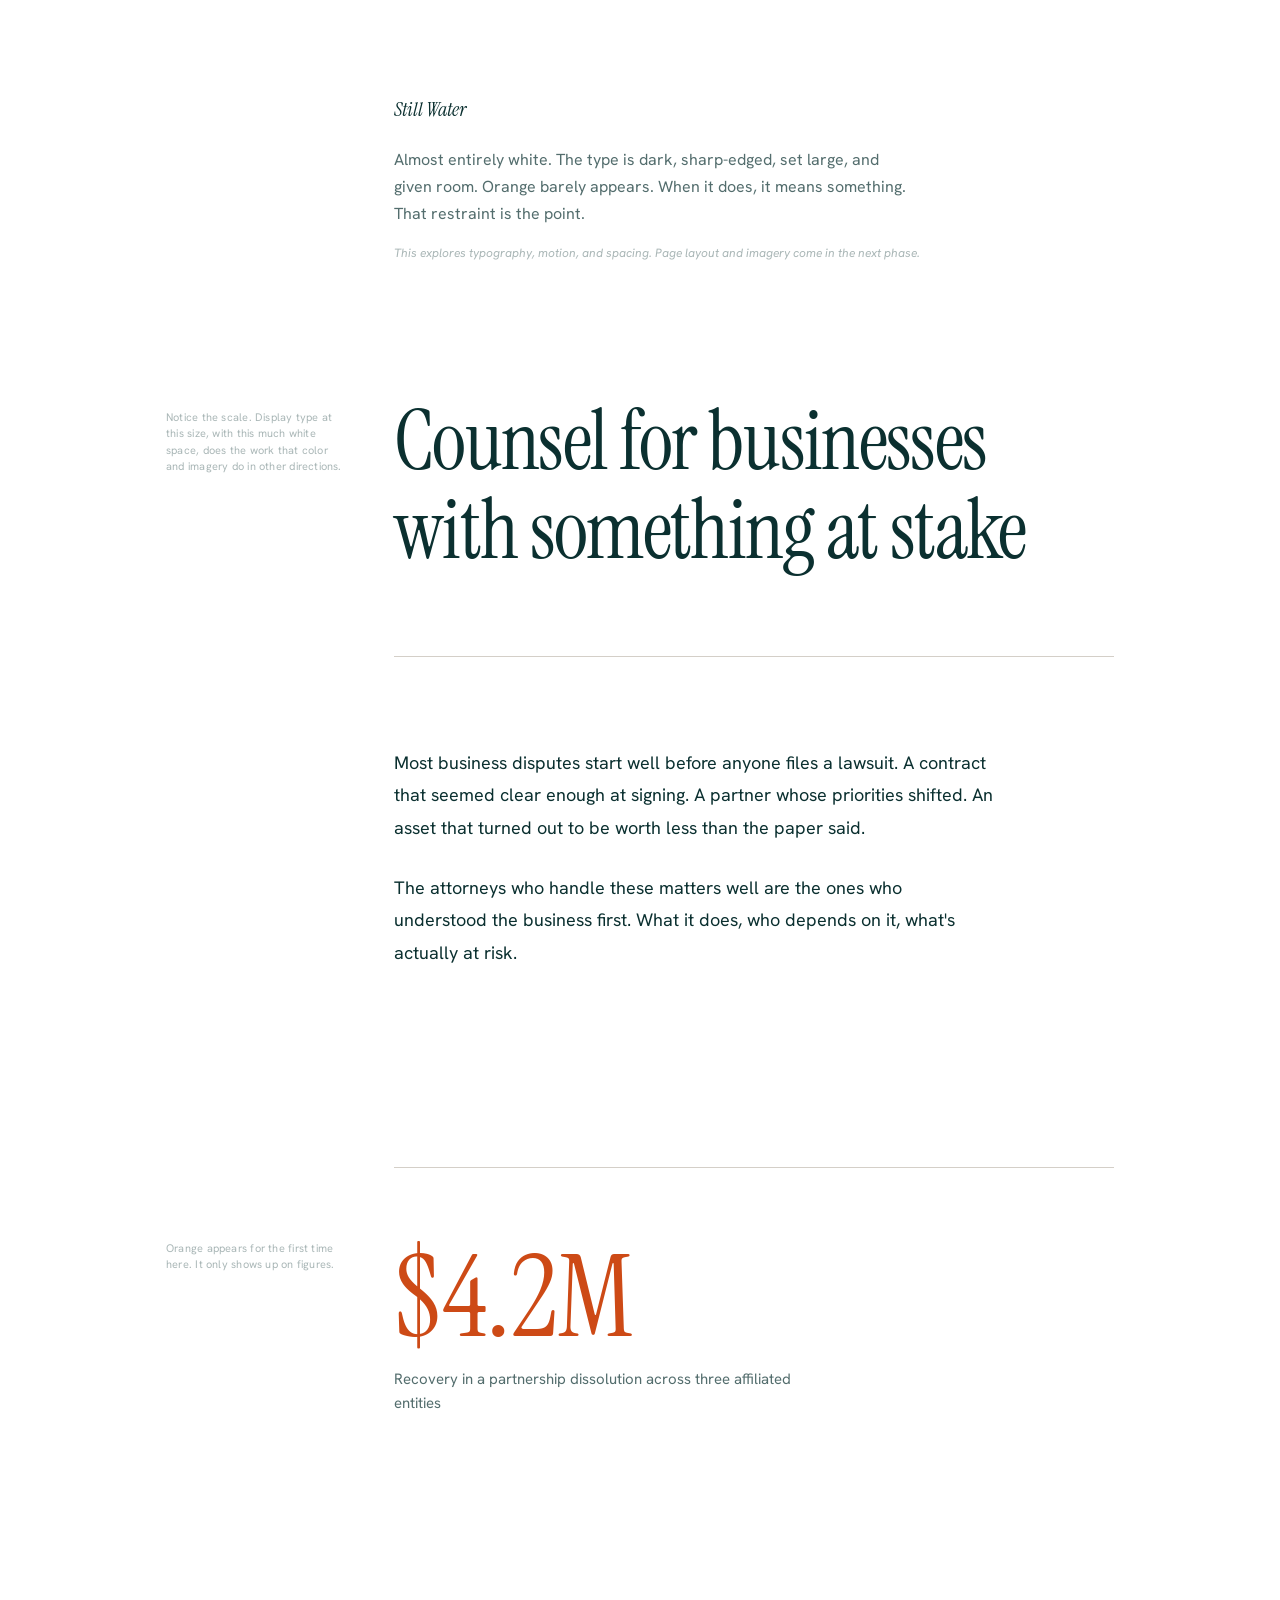
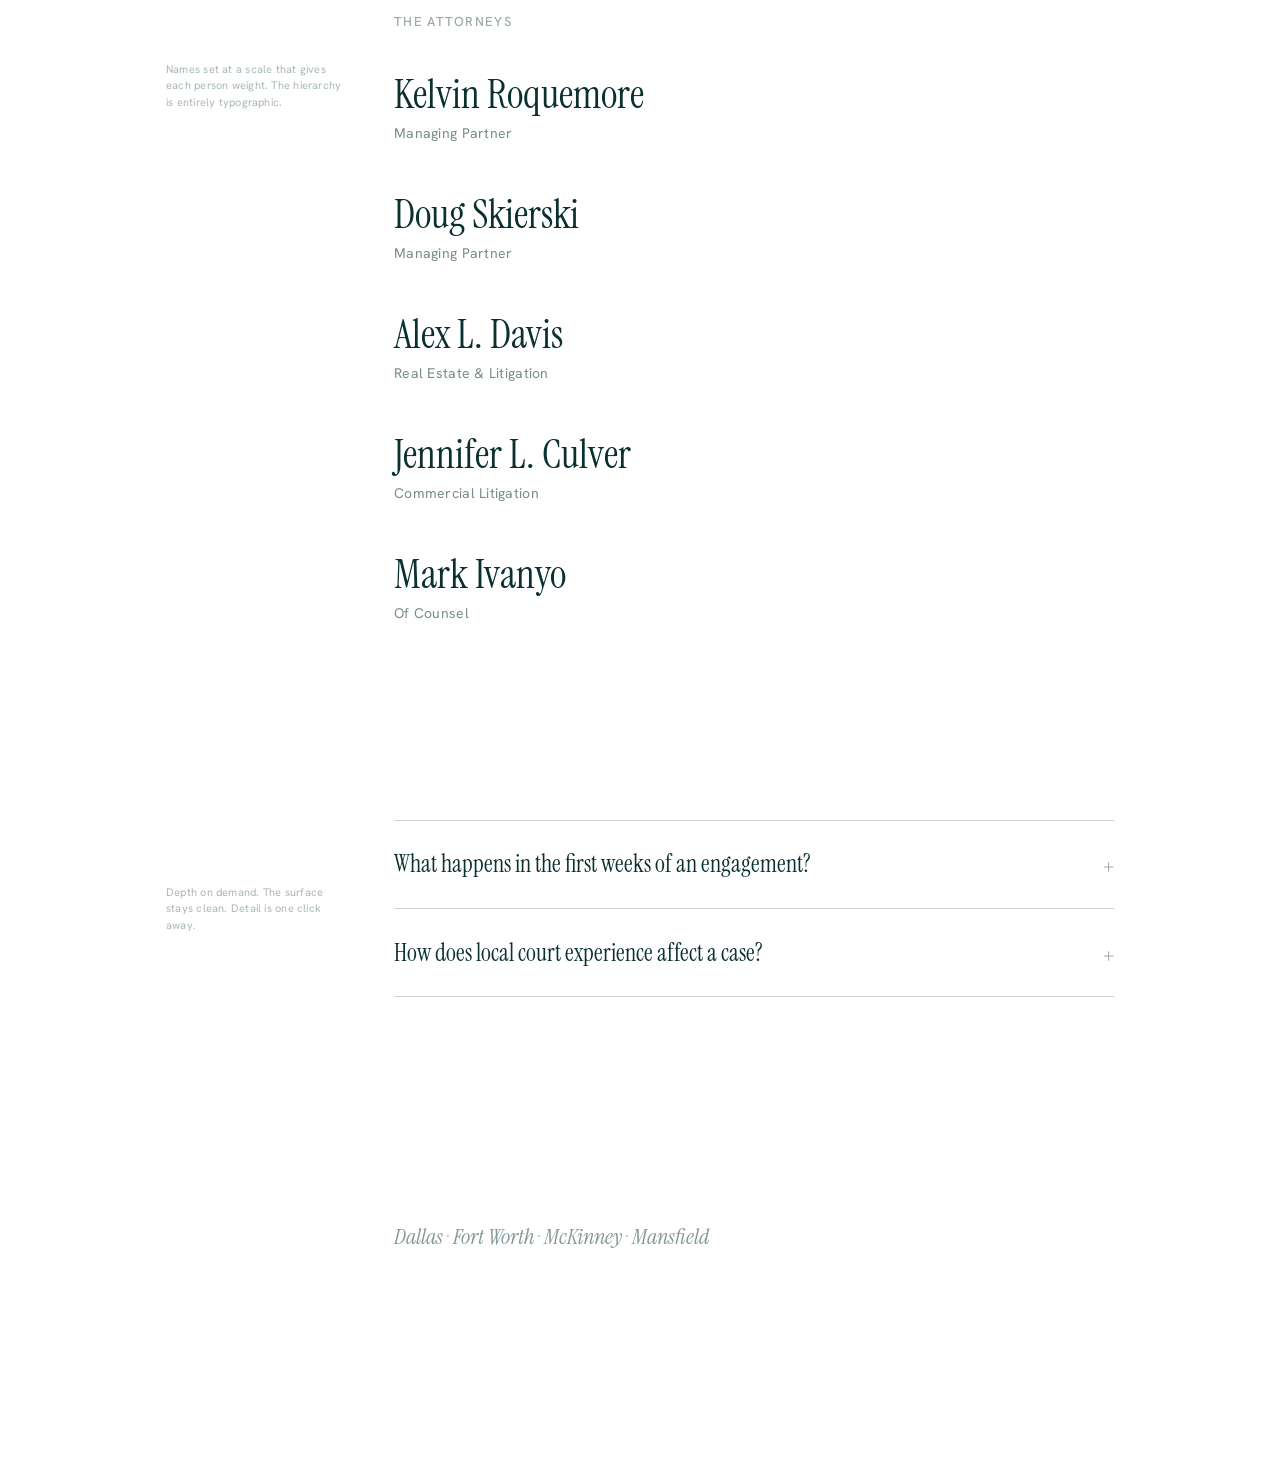
<file: still-water/index.html>
<!DOCTYPE html>
<html lang="en">
<head>
  <meta charset="UTF-8">
  <meta name="viewport" content="width=device-width, initial-scale=1.0">
  <title>Still Water — Brand Direction</title>
  <link rel="preconnect" href="https://fonts.googleapis.com">
  <link rel="preconnect" href="https://fonts.gstatic.com" crossorigin>
  <link href="https://fonts.googleapis.com/css2?family=Instrument+Serif:ital@0;1&family=Hanken+Grotesk:wght@300;400;500&display=swap" rel="stylesheet">
  <link rel="stylesheet" href="styles.css">
</head>
<body>

  <!-- Section 1: Direction Label & Introduction -->
  <header class="section section--intro">
    <h1 class="direction-name">Still Water</h1>
    <p class="direction-description">Almost entirely white. The type is dark, sharp-edged, set large, and given room. Orange barely appears. When it does, it means something. That restraint is the point.</p>
    <p class="direction-note">This explores typography, motion, and spacing. Page layout and imagery come in the next phase.</p>
  </header>

  <!-- Section 2: Opening Statement -->
  <section class="section section--statement">
    <div class="annotation" aria-hidden="true">Notice the scale. Display type at this size, with this much white space, does the work that color and imagery do in other directions.</div>
    <div class="reveal">
      <h2 class="display-heading">Counsel for businesses<br>with something at stake</h2>
    </div>
    <hr class="rule">
  </section>

  <!-- Section 3: Body Text Passage -->
  <section class="section section--body">
    <div class="reveal">
      <div class="body-text">
        <p>Most business disputes start well before anyone files a lawsuit. A contract that seemed clear enough at signing. A partner whose priorities shifted. An asset that turned out to be worth less than the paper said.</p>
        <p>The attorneys who handle these matters well are the ones who understood the business first. What it does, who depends on it, what's actually at risk.</p>
      </div>
    </div>
  </section>

  <!-- Section 4: Quantitative Evidence -->
  <section class="section section--evidence">
    <hr class="rule">
    <div class="annotation" aria-hidden="true">Orange appears for the first time here. It only shows up on figures.</div>
    <div class="reveal">
      <div class="results">
        <div class="result">
          <span class="result-figure">$4.2M</span>
          <p class="result-description">Recovery in a partnership dissolution across three affiliated entities</p>
        </div>
      </div>
    </div>
  </section>

  <!-- Section 5: People -->
  <section class="section section--people">
    <div class="annotation" aria-hidden="true">Names set at a scale that gives each person weight. The hierarchy is entirely typographic.</div>
    <div class="reveal">
      <p class="section-label">The attorneys</p>
      <ul class="people-list">
        <li class="person">
          <span class="person-name">Kelvin Roquemore</span>
          <span class="person-role">Managing Partner</span>
        </li>
        <li class="person">
          <span class="person-name">Doug Skierski</span>
          <span class="person-role">Managing Partner</span>
        </li>
        <li class="person">
          <span class="person-name">Alex L. Davis</span>
          <span class="person-role">Real Estate & Litigation</span>
        </li>
        <li class="person">
          <span class="person-name">Jennifer L. Culver</span>
          <span class="person-role">Commercial Litigation</span>
        </li>
        <li class="person">
          <span class="person-name">Mark Ivanyo</span>
          <span class="person-role">Of Counsel</span>
        </li>
      </ul>
    </div>
  </section>

  <!-- Section 6: Expandable Depth -->
  <section class="section section--depth">
    <hr class="rule">
    <div class="annotation" aria-hidden="true">Depth on demand. The surface stays clean. Detail is one click away.</div>
    <div class="reveal">
      <div class="expandables">
        <div class="expandable">
          <button class="expandable-trigger" aria-expanded="false">
            <span class="expandable-label">What happens in the first weeks of an engagement?</span>
            <span class="expandable-icon" aria-hidden="true">+</span>
          </button>
          <div class="expandable-content">
            <div class="expandable-inner">
              <p>An initial assessment of the dispute, the parties, and the business objectives behind the case. The firm identifies the procedural path, the likely timeline, and the team that will handle it. Clients get portal access and a direct line to their lead attorney from day one.</p>
            </div>
          </div>
        </div>
        <div class="expandable">
          <button class="expandable-trigger" aria-expanded="false">
            <span class="expandable-label">How does local court experience affect a case?</span>
            <span class="expandable-icon" aria-hidden="true">+</span>
          </button>
          <div class="expandable-content">
            <div class="expandable-inner">
              <p>Knowing how a particular court handles scheduling, discovery disputes, and dispositive motions makes a real difference in timeline and cost. The firm's attorneys have practiced in Dallas, Tarrant, Collin, and Denton county courts for decades.</p>
            </div>
          </div>
        </div>
      </div>
    </div>
  </section>

  <!-- Section 7: Closing Beat -->
  <section class="section section--closing">
    <div class="reveal reveal--slow">
      <p class="closing-text">Dallas <span class="dot">&middot;</span> Fort Worth <span class="dot">&middot;</span> McKinney <span class="dot">&middot;</span> Mansfield</p>
    </div>
  </section>

  <script src="scripts.js"></script>
</body>
</html>
</file>
<file: bedrock/styles.css>
/* ============================================
   Bedrock — Moodboard Styles

   Two-speed motion system:
   Speed A (fast surface): 200ms — hovers, color shifts, icon rotation
   Speed B (measured reveal): 450ms spring — expands, scroll reveals, figure transforms
   ============================================ */

:root {
  --teal: #0B3030;
  --orange: #CD4A16;
  --white: #FFFFFF;
  --teal-70: rgba(11, 48, 48, 0.70);
  --teal-60: rgba(11, 48, 48, 0.60);
  --teal-50: rgba(11, 48, 48, 0.50);
  --teal-40: rgba(11, 48, 48, 0.40);
  --teal-35: rgba(11, 48, 48, 0.35);
  --teal-20: rgba(11, 48, 48, 0.20);
  --teal-10: rgba(11, 48, 48, 0.10);
  --teal-08: rgba(11, 48, 48, 0.08);
  --teal-06: rgba(11, 48, 48, 0.06);

  /* Speed A: fast surface */
  --speed-a: 200ms;
  --ease-a: cubic-bezier(0.25, 0.1, 0.25, 1);

  /* Speed B: measured reveal with spring overshoot */
  --speed-b: 450ms;
  --ease-b: cubic-bezier(0.34, 1.4, 0.64, 1);

  --gutter: 240px;
  --content-max: 640px;
}

/* ---- Reset & Base ---- */

*, *::before, *::after {
  margin: 0;
  padding: 0;
  box-sizing: border-box;
}

html {
  font-size: 16px;
  -webkit-font-smoothing: antialiased;
  -moz-osx-font-smoothing: grayscale;
}

body {
  background: var(--white);
  color: var(--teal);
  font-family: 'Instrument Sans', sans-serif;
  font-weight: 400;
  overflow-x: hidden;
}

/* ---- Layout ---- */

.section {
  position: relative;
  max-width: calc(var(--gutter) + var(--content-max));
  margin-left: auto;
  margin-right: auto;
  padding-left: var(--gutter);
  padding-right: 40px;
}

/* ---- Scroll Reveal (Speed B) ---- */

.reveal {
  opacity: 0;
  transform: translateY(12px);
  transition: opacity var(--speed-b) var(--ease-b),
              transform var(--speed-b) var(--ease-b);
}

.reveal.is-visible {
  opacity: 1;
  transform: translateY(0);
}

/* ---- Rule ---- */

.rule {
  height: 1px;
  background: var(--teal-10);
  border: none;
}

/* ---- Annotations ---- */

.annotation {
  position: absolute;
  left: 0;
  width: 200px;
  font-family: 'Instrument Sans', sans-serif;
  font-size: 11px;
  font-weight: 400;
  line-height: 1.5;
  letter-spacing: 0.02em;
  color: var(--teal-35);
}

/* ============================================
   Section 1: Direction Label & Introduction
   ============================================ */

.section--intro {
  padding-top: 80px;
}

.direction-name {
  font-family: 'Instrument Sans', sans-serif;
  font-size: 14px;
  font-weight: 600;
  letter-spacing: 0.12em;
  text-transform: uppercase;
  color: var(--teal);
}

.direction-description {
  font-size: 17px;
  line-height: 1.6;
  font-weight: 400;
  color: var(--teal-60);
  max-width: 520px;
  margin-top: 32px;
}

.direction-note {
  font-size: 12px;
  line-height: 1.5;
  font-weight: 400;
  font-style: italic;
  color: var(--teal);
  opacity: 0.35;
  margin-top: 16px;
}

/* ============================================
   Section 2: Opening Statement
   ============================================ */

.section--statement {
  margin-top: 100px;
}

.section--statement .annotation {
  top: 8px;
}

.display-heading {
  font-family: 'Instrument Sans', sans-serif;
  font-size: 30px;
  font-weight: 400;
  line-height: 1.25;
  color: var(--teal);
  max-width: var(--content-max);
}

/* ============================================
   Section 3: Body Text Passage
   ============================================ */

.section--body {
  margin-top: 100px;
}

.body-text {
  font-size: 17px;
  line-height: 1.7;
  font-weight: 400;
  color: var(--teal);
  max-width: 580px;
}

.body-text p + p {
  margin-top: 24px;
}

/* ============================================
   Section 4: Quantitative Evidence
   ============================================ */

.section--evidence {
  margin-top: 100px;
}

.section--evidence .rule {
  margin-bottom: 24px;
}

.section--evidence .annotation {
  top: 32px;
}

.results {
  display: flex;
  flex-direction: column;
  gap: 0;
}

.result {
  position: relative;
  padding: 10px 0;
  min-height: 100px;
  cursor: default;
}

/* At rest: plain text line */
.result-rest {
  display: block;
  font-size: 17px;
  font-weight: 500;
  line-height: 1.5;
  color: var(--teal);
  transition: opacity var(--speed-a) var(--ease-a);
}

/* Active state: hidden by default */
.result-active {
  position: absolute;
  top: 10px;
  left: 0;
  opacity: 0;
  transform: translateY(4px);
  transition: opacity var(--speed-a) var(--ease-a),
              transform var(--speed-a) var(--ease-a);
  pointer-events: none;
}

.result-figure {
  display: block;
  font-family: 'Instrument Sans', sans-serif;
  font-size: 32px;
  font-weight: 600;
  line-height: 1;
  color: var(--orange);
}

.result-label {
  font-size: 13px;
  font-weight: 400;
  line-height: 1.5;
  color: var(--teal-50);
  max-width: 400px;
  margin-top: 8px;
}

/* Desktop hover */
@media (hover: hover) {
  .result:hover .result-rest {
    opacity: 0;
  }

  .result:hover .result-active {
    opacity: 1;
    transform: translateY(0);
    transition: opacity var(--speed-b) var(--ease-b),
                transform var(--speed-b) var(--ease-b);
  }
}

/* Touch: tap-activated via JS (.is-active class) */
.result.is-active .result-rest {
  opacity: 0;
}

.result.is-active .result-active {
  opacity: 1;
  transform: translateY(0);
  transition: opacity var(--speed-b) var(--ease-b),
              transform var(--speed-b) var(--ease-b);
  pointer-events: auto;
}

/* Debug mode */
body.debug .result .result-rest {
  opacity: 0;
}

body.debug .result .result-active {
  opacity: 1;
  transform: translateY(0);
}

/* ============================================
   Section 5: People
   ============================================ */

.section--people {
  margin-top: 100px;
}

.section--people .annotation {
  top: 0;
}

.people-list {
  list-style: none;
  display: flex;
  flex-direction: column;
  gap: 32px;
}

.person {
  display: flex;
  flex-direction: column;
  gap: 4px;
  cursor: default;
}

.person-name {
  font-family: 'Instrument Sans', sans-serif;
  font-size: 20px;
  font-weight: 500;
  line-height: 1.3;
  color: var(--teal);
  transition: color var(--speed-a) var(--ease-a);
}

.person-role {
  font-family: 'Instrument Sans', sans-serif;
  font-size: 14px;
  font-weight: 400;
  color: var(--teal-50);
}

.person-detail {
  font-family: 'Instrument Sans', sans-serif;
  font-size: 14px;
  font-weight: 400;
  line-height: 1.55;
  color: var(--teal-70);
  max-width: 480px;
  margin-top: 2px;
  opacity: 0;
  transform: translateY(-4px);
  transition: opacity var(--speed-a) var(--ease-a),
              transform var(--speed-a) var(--ease-a);
  max-height: 0;
  overflow: hidden;
}

/* Desktop hover */
@media (hover: hover) {
  .person:hover .person-name {
    color: var(--orange);
  }

  .person:hover .person-detail {
    opacity: 1;
    transform: translateY(0);
    max-height: 100px;
    transition: opacity var(--speed-b) var(--ease-b),
                transform var(--speed-b) var(--ease-b),
                max-height var(--speed-b) var(--ease-b);
  }
}

/* Touch: tap-activated via JS */
.person.is-active .person-name {
  color: var(--orange);
}

.person.is-active .person-detail {
  opacity: 1;
  transform: translateY(0);
  max-height: 100px;
  transition: opacity var(--speed-b) var(--ease-b),
              transform var(--speed-b) var(--ease-b),
              max-height var(--speed-b) var(--ease-b);
}

/* Debug mode */
body.debug .person .person-name {
  color: var(--orange);
}

body.debug .person .person-detail {
  opacity: 1;
  transform: translateY(0);
  max-height: 100px;
}

/* ============================================
   Section 6: Expandable Depth
   ============================================ */

.section--depth {
  margin-top: 100px;
}

.section--depth .annotation {
  top: 0;
}

.expandables {
  /* no bottom border — whitespace closes this section */
}

.expandable-trigger {
  display: flex;
  align-items: center;
  gap: 12px;
  width: 100%;
  padding: 16px 0;
  border: none;
  border-top: 1px solid var(--teal-10);
  background: none;
  cursor: pointer;
  text-align: left;
  font-family: inherit;
}

.expandable-arrow {
  display: inline-block;
  width: 0;
  height: 0;
  border-top: 5px solid transparent;
  border-bottom: 5px solid transparent;
  border-left: 7px solid var(--teal-40);
  flex-shrink: 0;
  transition: transform var(--speed-a) var(--ease-a),
              border-left-color var(--speed-a) var(--ease-a);
}

.expandable-label {
  font-family: 'Instrument Sans', sans-serif;
  font-size: 17px;
  font-weight: 500;
  line-height: 1.4;
  color: var(--teal);
}

/* Open state: arrow rotates, turns orange */
.expandable-trigger[aria-expanded="true"] .expandable-arrow {
  transform: rotate(90deg);
  border-left-color: var(--orange);
}

.expandable-content {
  overflow: hidden;
  max-height: 0;
  transition: max-height var(--speed-b) var(--ease-b);
}

/* Closing uses Speed A */
.expandable.is-closing .expandable-content {
  transition: max-height var(--speed-a) var(--ease-a);
}

.expandable-inner {
  padding: 16px 0 40px 19px; /* 19px left = arrow width (7px) + gap (12px), aligns with label text */
  background: var(--teal-06);
  opacity: 0;
  transition: opacity var(--speed-b) var(--ease-b);
}

.expandable-trigger[aria-expanded="true"] + .expandable-content .expandable-inner {
  opacity: 1;
}

/* Speed A fade-out on close */
.expandable.is-closing .expandable-inner {
  opacity: 0;
  transition: opacity calc(var(--speed-a) * 0.6) var(--ease-a);
}

.expandable-inner p {
  font-family: 'Instrument Sans', sans-serif;
  font-size: 16px;
  line-height: 1.7;
  font-weight: 400;
  color: var(--teal);
  max-width: 560px;
}

.expandable-inner p + p {
  margin-top: 20px;
}

.expandable-subheading {
  font-family: 'Instrument Sans', sans-serif;
  font-size: 14px;
  font-weight: 600;
  letter-spacing: 0.08em;
  text-transform: uppercase;
  color: var(--teal);
  margin-top: 28px;
  margin-bottom: 12px;
}

/* Nested expandable */
.expandable--nested {
  margin-top: 24px;
}

.expandable-trigger--nested {
  border-top-color: var(--teal-08);
  padding: 12px 0;
}

.expandable-arrow--nested {
  border-top-width: 4px;
  border-bottom-width: 4px;
  border-left-width: 6px;
}

.expandable-label--nested {
  font-size: 15px;
}

.expandable-inner--nested {
  padding: 12px 0 24px 18px;
}

.expandable-inner--nested p {
  font-size: 15px;
  line-height: 1.65;
}

/* Debug: all expandables open */
body.debug .expandable-trigger {
  /* pointer-events: none; — keep clickable for testing */
}

body.debug .expandable-content {
  max-height: none !important;
}

body.debug .expandable-inner {
  opacity: 1;
}

body.debug .expandable-arrow {
  transform: rotate(90deg);
  border-left-color: var(--orange);
}

/* ============================================
   Section 8: Closing Beat
   ============================================ */

.section--closing {
  margin-top: 100px;
  padding-bottom: 80px;
}

.closing-text {
  font-family: 'Instrument Sans', sans-serif;
  font-size: 14px;
  font-weight: 400;
  color: var(--teal-40);
  text-align: center;
}

/* ============================================
   Wide screens: annotations in left gutter
   ============================================ */

/* Annotations are absolute by default (desktop-first gutter layout) */

/* ============================================
   Mid-width: collapse gutter
   ============================================ */

@media (max-width: 1024px) {
  :root {
    --gutter: 40px;
  }

  .section {
    max-width: var(--content-max);
    padding-left: 40px;
    padding-right: 40px;
  }

  .annotation {
    position: static;
    width: 100%;
    max-width: 360px;
    margin-bottom: 20px;
  }
}

/* ============================================
   Mobile: ≤768px
   ============================================ */

@media (max-width: 768px) {
  .section {
    padding-left: 24px;
    padding-right: 24px;
  }

  .section--intro {
    padding-top: 60px;
  }

  .direction-description {
    max-width: 100%;
    margin-top: 24px;
  }

  .section--statement {
    margin-top: 80px;
  }

  .display-heading {
    font-size: 26px;
  }

  .section--body {
    margin-top: 80px;
  }

  .body-text {
    font-size: 16px;
    line-height: 1.65;
    max-width: 100%;
  }

  .section--evidence {
    margin-top: 80px;
  }

  .result {
    padding: 12px 0;
  }

  .result-figure {
    font-size: 26px;
  }

  .section--people {
    margin-top: 80px;
  }

  .person-name {
    font-size: 18px;
  }

  .person {
    padding: 8px 0;
  }

  .section--depth {
    margin-top: 80px;
  }

  .expandable-trigger {
    padding: 14px 0;
    min-height: 48px;
  }

  .expandable-inner {
    padding-bottom: 32px;
  }

  .section--closing {
    margin-top: 80px;
    padding-bottom: 60px;
  }

  .annotation {
    font-size: 10px;
    margin-bottom: 16px;
  }

}
</file>
<file: counsel/styles.css>
/* ============================================
   Counsel — Moodboard Styles
   ============================================ */

:root {
  --teal: #0B3030;
  --orange: #CD4A16;
  --white: #FFFFFF;
  --rule-teal: #0B3030;
  --rule-orange: #CD4A16;
  --annotation: rgba(11, 48, 48, 0.35);
  --bg-expand: #FBF9F7;
  --content-width: 680px;
  --annotation-width: 180px;
  --annotation-gap: 48px;
}

/* ---- Reset & Base ---- */

*, *::before, *::after {
  margin: 0;
  padding: 0;
  box-sizing: border-box;
}

html {
  font-size: 16px;
  -webkit-font-smoothing: antialiased;
  -moz-osx-font-smoothing: grayscale;
}

body {
  background: var(--white);
  color: var(--teal);
  font-family: 'Plus Jakarta Sans', sans-serif;
  font-weight: 400;
  overflow-x: hidden;
}

/* ---- Layout ---- */

.section {
  position: relative;
  max-width: var(--content-width);
  margin-left: auto;
  margin-right: auto;
  padding-left: 24px;
  padding-right: 24px;
}

/* ---- Reveal / Stagger Animation ---- */

.reveal {
  opacity: 0;
  transform: translateY(16px);
  transition: opacity 500ms cubic-bezier(0.25, 0.1, 0.25, 1),
              transform 500ms cubic-bezier(0.25, 0.1, 0.25, 1);
}

.reveal--slow {
  transition-duration: 800ms;
  transform: none;
}

.reveal.is-visible {
  opacity: 1;
  transform: translateY(0);
}

.reveal--slow.is-visible {
  opacity: 1;
}

/* Stagger delays */
.reveal[data-stagger="0"] { transition-delay: 0ms; }
.reveal[data-stagger="1"] { transition-delay: 90ms; }
.reveal[data-stagger="2"] { transition-delay: 180ms; }
.reveal[data-stagger="3"] { transition-delay: 270ms; }
.reveal[data-stagger="4"] { transition-delay: 360ms; }
.reveal[data-stagger="5"] { transition-delay: 450ms; }
.reveal[data-stagger="6"] { transition-delay: 540ms; }
.reveal[data-stagger="7"] { transition-delay: 630ms; }

/* ---- Rules ---- */

.rule {
  border: none;
  height: 1px;
  width: 100%;
}

.rule--teal {
  background: var(--rule-teal);
}

.rule--orange {
  background: var(--rule-orange);
}

/* ---- Annotations (default: inline above content) ---- */

.annotation {
  font-family: 'Plus Jakarta Sans', sans-serif;
  font-size: 11px;
  font-weight: 400;
  line-height: 1.5;
  letter-spacing: 0.02em;
  color: var(--annotation);
  max-width: 360px;
  margin-bottom: 20px;
}

/* ============================================
   Section 1: Direction Label & Introduction
   ============================================ */

.section--intro {
  padding-top: 56px;
}

.direction-name {
  font-family: 'Plus Jakarta Sans', sans-serif;
  font-size: 22px;
  font-weight: 500;
  letter-spacing: 0.01em;
  color: var(--teal);
}

.direction-description {
  font-size: 16px;
  line-height: 1.7;
  font-weight: 400;
  color: var(--teal);
  opacity: 0.65;
  max-width: 500px;
  margin-top: 20px;
}

.direction-note {
  font-size: 12px;
  line-height: 1.5;
  font-weight: 400;
  font-style: italic;
  color: var(--teal);
  opacity: 0.35;
  margin-top: 16px;
}

/* ============================================
   Section 2: Opening Statement
   ============================================ */

.section--statement {
  margin-top: clamp(100px, 12vh, 160px);
}

.display-heading {
  font-family: 'Plus Jakarta Sans', sans-serif;
  font-size: clamp(36px, 5vw, 56px);
  font-weight: 700;
  line-height: 1.15;
  letter-spacing: -0.015em;
  color: var(--teal);
}

.section--statement .rule--orange {
  margin-top: 56px;
}

/* ============================================
   Section 3: Body Text Passage
   ============================================ */

.section--body {
  margin-top: clamp(72px, 9vh, 112px);
}

.body-column {
  max-width: 580px;
}

.body-text {
  font-size: 17px;
  line-height: 1.8;
  font-weight: 400;
  color: var(--teal);
}

.body-text + .body-text {
  margin-top: 24px;
}

/* ============================================
   Section 4: Quantitative Evidence
   ============================================ */

.section--evidence {
  margin-top: clamp(100px, 12vh, 160px);
}

.section--evidence .rule--teal {
  margin-bottom: clamp(48px, 6vh, 80px);
}

.result {
  padding: 0;
}

.result + .rule {
  margin-top: 48px;
  margin-bottom: 48px;
}

/* First orange rule needs top spacing from the first result */
.section--evidence .rule--orange:first-of-type {
  margin-top: 48px;
}

.result-figure {
  display: block;
  font-family: 'Plus Jakarta Sans', sans-serif;
  font-size: clamp(40px, 5.5vw, 64px);
  font-weight: 700;
  line-height: 1;
  color: var(--orange);
}

.result-description {
  font-size: 15px;
  line-height: 1.6;
  font-weight: 400;
  color: var(--teal);
  opacity: 0.65;
  max-width: 380px;
  margin-top: 10px;
}

/* ============================================
   Section 5: People
   ============================================ */

.section--people {
  margin-top: clamp(80px, 10vh, 140px);
}

.section-label {
  font-family: 'Plus Jakarta Sans', sans-serif;
  font-size: 12px;
  font-weight: 600;
  letter-spacing: 0.08em;
  text-transform: uppercase;
  color: var(--teal);
  opacity: 0.4;
  margin-bottom: 32px;
}

.people-list {
  list-style: none;
  display: flex;
  flex-direction: column;
}

.person {
  display: flex;
  flex-direction: column;
  gap: 4px;
  padding: 18px 0;
  border-bottom: 1px solid var(--rule-orange);
}

.person:first-child {
  padding-top: 0;
}

.person:last-child {
  border-bottom: none;
  padding-bottom: 0;
}

.person-name {
  font-family: 'Plus Jakarta Sans', sans-serif;
  font-size: clamp(22px, 3vw, 30px);
  font-weight: 600;
  line-height: 1.25;
  color: var(--teal);
}

.person-role {
  font-family: 'Plus Jakarta Sans', sans-serif;
  font-size: 14px;
  font-weight: 400;
  color: var(--teal);
  opacity: 0.5;
}

.person-description {
  font-family: 'Plus Jakarta Sans', sans-serif;
  font-size: 14px;
  font-weight: 400;
  line-height: 1.5;
  color: var(--teal);
  opacity: 0.55;
  max-width: 400px;
  margin-top: 4px;
}

/* ============================================
   Section 6: Expandable Depth
   ============================================ */

.section--depth {
  margin-top: clamp(80px, 10vh, 140px);
}

.section--depth .rule--teal {
  margin-bottom: 0;
}

.expandable {
  border-bottom: 1px solid var(--rule-orange);
}

.expandable-trigger {
  display: flex;
  align-items: baseline;
  justify-content: space-between;
  gap: 24px;
  width: 100%;
  padding: 24px 0;
  border: none;
  background: none;
  cursor: pointer;
  text-align: left;
  font-family: inherit;
  transition: transform 200ms ease;
}

.expandable-trigger:hover {
  transform: scale(1.015);
  transform-origin: left center;
}

.expandable-label {
  font-family: 'Plus Jakarta Sans', sans-serif;
  font-size: clamp(17px, 2.2vw, 20px);
  font-weight: 600;
  line-height: 1.35;
  color: var(--teal);
  transition: color 200ms ease;
}

.expandable-trigger:hover .expandable-label {
  color: var(--orange);
}

.expandable-icon {
  font-family: 'Plus Jakarta Sans', sans-serif;
  font-size: 18px;
  font-weight: 400;
  color: var(--orange);
  flex-shrink: 0;
  transition: transform 300ms ease, opacity 300ms ease;
  line-height: 1;
}

.expandable-trigger[aria-expanded="true"] .expandable-icon {
  transform: rotate(45deg);
}

.expandable-content {
  overflow: hidden;
  max-height: 0;
  transition: max-height 300ms cubic-bezier(0.25, 0.1, 0.25, 1);
}

.expandable-inner {
  padding: 20px 28px 28px 28px;
  opacity: 0;
  transition: opacity 250ms ease 50ms;
}

.expandable-trigger[aria-expanded="true"] + .expandable-content {
  background: var(--bg-expand);
}

.expandable-trigger[aria-expanded="true"] + .expandable-content .expandable-inner {
  opacity: 1;
}

.expandable-inner p {
  font-family: 'Plus Jakarta Sans', sans-serif;
  font-size: 16px;
  line-height: 1.7;
  font-weight: 400;
  color: var(--teal);
  opacity: 0.75;
  max-width: 580px;
}

/* ============================================
   Section 7: Link & Hover Moment
   ============================================ */

.section--links {
  margin-top: clamp(72px, 9vh, 112px);
}

.section--links .body-text {
  max-width: 580px;
}

.text-link {
  color: var(--orange);
  text-decoration: none;
  border-bottom: 1px solid rgba(205, 74, 22, 0.3);
  transition: border-color 200ms ease, transform 200ms ease;
  display: inline;
}

.text-link:hover {
  border-bottom-color: rgba(205, 74, 22, 0.8);
}

/* ============================================
   Section 8: Closing Beat
   ============================================ */

.section--closing {
  margin-top: clamp(100px, 15vh, 180px);
  padding-bottom: clamp(100px, 15vh, 180px);
}

.closing-text {
  font-family: 'Plus Jakarta Sans', sans-serif;
  font-size: clamp(14px, 1.8vw, 18px);
  font-weight: 500;
  letter-spacing: 0.04em;
  color: var(--teal);
  opacity: 0.4;
}

.dot {
  opacity: 0.5;
}

/* ============================================
   Wide screens: annotations in left margin
   Uses padding-left gutter on .section
   180px annotation + 48px gap + 680px content = 908px
   ============================================ */

@media (min-width: 1100px) {
  .section {
    max-width: 908px;
    padding-left: 228px;
    padding-right: 0;
  }

  .annotation {
    position: absolute;
    left: 0;
    width: var(--annotation-width);
    max-width: var(--annotation-width);
    margin-bottom: 0;
  }

  .section--statement .annotation {
    top: 8px;
  }

  .section--evidence .annotation {
    top: calc(1px + clamp(48px, 6vh, 80px));
  }

  .section--people .annotation {
    top: 48px;
  }

  .section--depth .annotation {
    top: 56px;
  }
}

/* ============================================
   Mid-width: annotations inline above content
   ============================================ */

@media (min-width: 769px) and (max-width: 1099px) {
  .section {
    padding-left: 40px;
    padding-right: 40px;
  }
}

/* ============================================
   Mobile: ≤768px
   ============================================ */

@media (max-width: 768px) {
  .section--intro {
    padding-top: 40px;
  }

  .annotation {
    font-size: 11px;
    max-width: 100%;
    margin-bottom: 12px;
  }

  .direction-description {
    max-width: 100%;
  }

  .section--statement {
    margin-top: 80px;
  }

  .display-heading {
    font-size: clamp(28px, 8vw, 38px);
  }

  .section--statement .rule--orange {
    margin-top: 40px;
  }

  .section--body {
    margin-top: 56px;
  }

  .body-column {
    max-width: 100%;
  }

  .section--evidence {
    margin-top: 72px;
  }

  .section--evidence .rule--teal {
    margin-bottom: 40px;
  }

  .result-figure {
    font-size: clamp(32px, 9vw, 44px);
  }

  .result + .rule {
    margin-top: 40px;
    margin-bottom: 40px;
  }

  .section--evidence .rule--orange:first-of-type {
    margin-top: 40px;
  }

  .section--people {
    margin-top: 72px;
  }

  .person-name {
    font-size: clamp(20px, 5.5vw, 24px);
  }

  .person {
    padding: 14px 0;
  }

  .person:first-child {
    padding-top: 0;
  }

  .person:last-child {
    padding-bottom: 0;
  }

  .section--depth {
    margin-top: 72px;
  }

  .expandable-trigger {
    padding: 20px 0;
    min-height: 48px;
  }

  .expandable-label {
    font-size: clamp(16px, 4.2vw, 18px);
  }

  .section--links {
    margin-top: 56px;
  }

  .section--links .body-text {
    max-width: 100%;
  }

  .section--closing {
    margin-top: 100px;
    padding-bottom: 100px;
  }

  .closing-text {
    font-size: clamp(12px, 3.5vw, 15px);
  }
}
</file>
<file: folio/styles.css>
/* ============================================
   Folio — Moodboard Styles
   ============================================ */

:root {
  --teal: #0B3030;
  --orange: #CD4A16;
  --white: #FFFFFF;
  --rule-depth: rgba(11, 48, 48, 0.25);
  --annotation: rgba(11, 48, 48, 0.35);
  --content-width: 720px;
  --annotation-width: 180px;
  --annotation-gap: 48px;
}

/* ---- Reset & Base ---- */

*, *::before, *::after {
  margin: 0;
  padding: 0;
  box-sizing: border-box;
}

html {
  font-size: 16px;
  -webkit-font-smoothing: antialiased;
  -moz-osx-font-smoothing: grayscale;
}

body {
  background: var(--white);
  color: var(--teal);
  font-family: 'IBM Plex Sans', sans-serif;
  font-weight: 400;
  overflow-x: hidden;
}

/* ---- Layout ---- */

.section {
  position: relative;
  max-width: var(--content-width);
  margin-left: auto;
  margin-right: auto;
  padding-left: 24px;
  padding-right: 24px;
}

/* ---- Rules ---- */

.rule {
  border: none;
  height: 3px;
  background: var(--teal);
  width: 100%;
  display: block;
}

.rule--partial {
  width: 60%;
}

.rule--partial-narrow {
  width: 40%;
}

.rule--white {
  background: var(--white);
}

/* ---- Rule Draw-On Animation ---- */

.rule-draw {
  transform: scaleX(0);
  transform-origin: left;
  transition: transform 400ms cubic-bezier(0.4, 0, 0.2, 1);
}

.rule-draw.is-visible {
  transform: scaleX(1);
}

/* ---- Reveal Animation ---- */

.reveal {
  opacity: 0;
  transform: translateY(8px);
  transition: opacity 500ms cubic-bezier(0.25, 0.1, 0.25, 1),
              transform 500ms cubic-bezier(0.25, 0.1, 0.25, 1);
}

.reveal.is-visible {
  opacity: 1;
  transform: translateY(0);
}

/* ---- Debug Mode ---- */

body.is-debug .reveal,
body.is-debug .rule-draw,
body.is-debug .expandable-content,
body.is-debug .expandable-icon {
  transition: none !important;
}

/* ---- Annotations ---- */

.annotation {
  font-family: 'IBM Plex Sans', sans-serif;
  font-size: 11px;
  font-weight: 400;
  line-height: 1.5;
  letter-spacing: 0.02em;
  color: var(--annotation);
  max-width: 360px;
  margin-bottom: 20px;
}

.annotation--light {
  color: rgba(255, 255, 255, 0.35);
}

/* ---- Section Labels ---- */

.section-label {
  font-family: 'Source Serif 4', Georgia, serif;
  font-size: 16px;
  font-weight: 600;
  text-transform: uppercase;
  letter-spacing: 0.18em;
  color: var(--teal);
  opacity: 0.5;
}

.section-label--light {
  color: var(--white);
  opacity: 0.5;
}

/* ============================================
   Section 1: Direction Intro
   ============================================ */

.section--intro {
  padding-top: 64px;
}

.direction-name {
  font-family: 'Source Serif 4', Georgia, serif;
  font-size: 20px;
  font-weight: 700;
  text-transform: uppercase;
  letter-spacing: 0.2em;
  color: var(--teal);
}

.direction-description {
  font-family: 'IBM Plex Sans', sans-serif;
  font-size: 16px;
  line-height: 1.7;
  font-weight: 400;
  color: var(--teal);
  opacity: 0.65;
  max-width: 540px;
  margin-top: 24px;
}

.direction-note {
  font-family: 'IBM Plex Sans', sans-serif;
  font-size: 12px;
  line-height: 1.5;
  font-weight: 400;
  font-style: italic;
  color: var(--teal);
  opacity: 0.35;
  margin-top: 16px;
}

/* ============================================
   Section 2: Opening Statement
   ============================================ */

.section--statement {
  margin-top: clamp(120px, 15vh, 200px);
}

.section--statement .rule:first-of-type {
  margin-bottom: 48px;
}

.display-heading {
  font-family: 'Source Serif 4', Georgia, serif;
  font-size: clamp(42px, 6vw, 72px);
  font-weight: 600;
  text-transform: uppercase;
  letter-spacing: 0.1em;
  line-height: 1.1;
  color: var(--teal);
}

.section--statement .rule:last-of-type {
  margin-top: 56px;
}

/* ============================================
   Section 3: Body Text + Links
   ============================================ */

.section--body {
  margin-top: clamp(100px, 12vh, 160px);
}

.section--body .rule {
  margin-bottom: 56px;
}

.content-heading {
  font-family: 'Source Serif 4', Georgia, serif;
  font-size: clamp(22px, 3vw, 30px);
  font-weight: 600;
  line-height: 1.3;
  color: var(--teal);
  margin-bottom: 32px;
}

.body-text {
  font-size: 18px;
  line-height: 1.8;
  font-weight: 400;
  color: var(--teal);
  max-width: 600px;
}

.body-text + .body-text {
  margin-top: 24px;
}

.text-link {
  color: var(--teal);
  text-decoration: underline;
  text-underline-offset: 3px;
  text-decoration-color: rgba(11, 48, 48, 0.3);
  text-decoration-thickness: 1px;
  transition: color 250ms ease, text-decoration-color 250ms ease;
}

.text-link:hover {
  color: var(--orange);
  text-decoration-color: rgba(205, 74, 22, 0.5);
}

/* ============================================
   Section 4: Quantitative Evidence
   ============================================ */

.section--evidence {
  margin-top: clamp(120px, 15vh, 200px);
}

.section--evidence > .rule:first-of-type {
  margin-bottom: 48px;
}

.section--evidence .section-label {
  margin-bottom: 48px;
}

.results {
  display: flex;
  flex-direction: column;
}

.results .rule {
  margin: 36px 0;
}

.result-figure {
  display: block;
  font-family: 'Source Serif 4', Georgia, serif;
  font-size: clamp(48px, 6.5vw, 72px);
  font-weight: 700;
  line-height: 1;
  color: var(--orange);
}

.result-description {
  font-size: 15px;
  line-height: 1.6;
  font-weight: 400;
  color: var(--teal);
  opacity: 0.65;
  max-width: 420px;
  margin-top: 10px;
}

.evidence-highlight {
  color: var(--orange);
  opacity: 1;
}

/* ============================================
   Section 5: Teal Ground + People
   ============================================ */

.teal-ground {
  background: var(--teal);
  margin-top: clamp(120px, 15vh, 200px);
  padding: clamp(80px, 10vh, 120px) 0;
}

.section--people .rule {
  margin-bottom: 48px;
}

.section--people .section-label {
  margin-bottom: 40px;
}

.people-list {
  list-style: none;
  display: flex;
  flex-direction: column;
  gap: 48px;
}

.people-list .person {
  padding-bottom: 48px;
  border-bottom: 2px solid rgba(255, 255, 255, 0.15);
}

.people-list .person:last-child {
  border-bottom: none;
  padding-bottom: 0;
}

.person {
  display: flex;
  flex-direction: column;
  gap: 8px;
}

.person-name {
  font-family: 'Source Serif 4', Georgia, serif;
  font-size: clamp(28px, 4vw, 44px);
  font-weight: 600;
  text-transform: uppercase;
  letter-spacing: 0.05em;
  line-height: 1.2;
  color: var(--white);
}

.person-role {
  font-family: 'IBM Plex Sans', sans-serif;
  font-size: 14px;
  font-weight: 400;
  letter-spacing: 0.02em;
  color: var(--orange);
}

/* ============================================
   Section 6: Expandable Depth
   ============================================ */

.section--depth {
  margin-top: clamp(120px, 15vh, 200px);
}

.section--depth > .rule:first-of-type {
  margin-bottom: 48px;
}

.section--depth .section-label {
  margin-bottom: 32px;
}

.expandables {
  border-bottom: 1px solid var(--rule-depth);
}

.expandable-trigger {
  display: flex;
  align-items: baseline;
  justify-content: space-between;
  gap: 24px;
  width: 100%;
  padding: 28px 0;
  border: none;
  border-top: 1px solid var(--rule-depth);
  background: none;
  cursor: pointer;
  text-align: left;
  font-family: inherit;
}

.expandable-label {
  font-family: 'IBM Plex Sans', sans-serif;
  font-size: clamp(16px, 2vw, 20px);
  font-weight: 500;
  line-height: 1.3;
  color: var(--teal);
}

.expandable-icon {
  font-family: 'IBM Plex Sans', sans-serif;
  font-size: 20px;
  font-weight: 300;
  color: var(--teal);
  opacity: 0.4;
  flex-shrink: 0;
  transition: transform 300ms ease, opacity 300ms ease;
  line-height: 1;
}

.expandable-trigger[aria-expanded="true"] .expandable-icon {
  transform: rotate(45deg);
  opacity: 0.6;
}

.expandable-content {
  overflow: hidden;
  max-height: 0;
  transition: max-height 350ms cubic-bezier(0.4, 0, 0.2, 1);
}

.expandable-inner {
  padding: 20px 0 32px 0;
}

.expandable-inner p {
  font-family: 'IBM Plex Sans', sans-serif;
  font-size: 16px;
  line-height: 1.7;
  font-weight: 400;
  color: var(--teal);
  opacity: 0.75;
  max-width: 600px;
}

/* ============================================
   Section 7: Closing Beat
   ============================================ */

.section--closing {
  margin-top: clamp(120px, 18vh, 200px);
  padding-bottom: clamp(120px, 18vh, 200px);
}

.section--closing .rule {
  margin-bottom: 40px;
}

.closing-text {
  font-family: 'Source Serif 4', Georgia, serif;
  font-size: clamp(16px, 2vw, 20px);
  font-weight: 600;
  line-height: 1.4;
  color: var(--teal);
  opacity: 0.45;
}

/* ============================================
   Wide screens: annotations in gutter
   ============================================ */

@media (min-width: 1100px) {
  .section {
    max-width: 948px;
    padding-left: 228px;
    padding-right: 0;
  }

  .annotation {
    position: absolute;
    left: 0;
    width: var(--annotation-width);
    max-width: var(--annotation-width);
    margin-bottom: 0;
  }

  .section--statement .annotation {
    top: 0;
  }

  .section--evidence .annotation {
    top: 100px;
  }

  .section--people .annotation {
    top: 0;
  }

  .section--depth .annotation {
    top: 160px;
  }
}

/* ============================================
   Mid-width: annotations inline
   ============================================ */

@media (min-width: 769px) and (max-width: 1099px) {
  .section {
    padding-left: 40px;
    padding-right: 40px;
  }
}

/* ============================================
   Mobile: ≤768px
   ============================================ */

@media (max-width: 768px) {
  .section--intro {
    padding-top: 40px;
  }

  .annotation {
    font-size: 10px;
    max-width: 100%;
    margin-bottom: 16px;
  }

  .section--statement {
    margin-top: 80px;
  }

  .section--statement .rule:first-of-type {
    margin-bottom: 32px;
  }

  .display-heading {
    font-size: clamp(32px, 8.5vw, 48px);
  }

  .section--statement .rule:last-of-type {
    margin-top: 40px;
  }

  .section--body {
    margin-top: 80px;
  }

  .section--body .rule {
    margin-bottom: 40px;
  }

  .rule--partial {
    width: 80%;
  }

  .body-text {
    max-width: 100%;
  }

  .section--evidence {
    margin-top: 80px;
  }

  .result-figure {
    font-size: clamp(36px, 10vw, 52px);
  }

  .rule--partial-narrow {
    width: 60%;
  }

  .teal-ground {
    margin-top: 80px;
    padding: clamp(64px, 8vh, 80px) 0;
  }

  .person-name {
    font-size: clamp(24px, 7vw, 32px);
  }

  .people-list {
    gap: 36px;
  }

  .section--depth {
    margin-top: 80px;
  }

  .expandable-icon {
    font-size: 22px;
  }

  .section--closing {
    margin-top: 100px;
    padding-bottom: 100px;
  }

  .closing-text {
    font-size: clamp(14px, 3.5vw, 18px);
  }
}

@media (max-width: 480px) {
  .rule--partial {
    width: 90%;
  }
}
</file>
<file: still-water/styles.css>
/* ============================================
   Still Water — Moodboard Styles
   ============================================ */

:root {
  --teal: #0B3030;
  --orange: #CD4A16;
  --white: #FFFFFF;
  --rule: #D4CFC8;
  --annotation: rgba(11, 48, 48, 0.35);
  --bg-expand: #FAFAF8;
  --content-width: 720px;
  --annotation-width: 180px;
  --annotation-gap: 48px;
}

/* ---- Reset & Base ---- */

*, *::before, *::after {
  margin: 0;
  padding: 0;
  box-sizing: border-box;
}

html {
  font-size: 16px;
  -webkit-font-smoothing: antialiased;
  -moz-osx-font-smoothing: grayscale;
}

body {
  background: var(--white);
  color: var(--teal);
  font-family: 'Hanken Grotesk', sans-serif;
  font-weight: 400;
  overflow-x: hidden;
}

/* ---- Layout ---- */

.section {
  position: relative;
  max-width: var(--content-width);
  margin-left: auto;
  margin-right: auto;
  padding-left: 24px;
  padding-right: 24px;
}

/* ---- Reveal Animation ---- */

.reveal {
  opacity: 0;
  transform: translateY(12px);
  transition: opacity 700ms cubic-bezier(0.25, 0.1, 0.25, 1),
              transform 700ms cubic-bezier(0.25, 0.1, 0.25, 1);
}

.reveal--slow {
  opacity: 0;
  transform: translateY(12px);
  transition: opacity 1000ms cubic-bezier(0.25, 0.1, 0.25, 1),
              transform 1000ms cubic-bezier(0.25, 0.1, 0.25, 1);
}

.reveal.is-visible,
.reveal--slow.is-visible {
  opacity: 1;
  transform: translateY(0);
}

/* ---- Hairline Rules ---- */

.rule {
  border: none;
  height: 0.5px;
  background: var(--rule);
  width: 100%;
}

/* ---- Annotations (default: inline above section) ---- */

.annotation {
  font-family: 'Hanken Grotesk', sans-serif;
  font-size: 11px;
  font-weight: 400;
  line-height: 1.5;
  letter-spacing: 0.02em;
  color: var(--annotation);
  max-width: 360px;
  margin-bottom: 20px;
}

/* ============================================
   Section 1: Direction Label & Introduction
   ============================================ */

.section--intro {
  padding-top: 64px;
}

.direction-label {
  font-family: 'Hanken Grotesk', sans-serif;
  font-size: 13px;
  font-weight: 500;
  letter-spacing: 0.12em;
  text-transform: uppercase;
  color: var(--teal);
  opacity: 0.5;
}

.direction-name {
  font-family: 'Instrument Serif', serif;
  font-size: 20px;
  font-style: italic;
  font-weight: 400;
  color: var(--teal);
  margin-top: 32px;
}

.direction-description {
  font-size: 16px;
  line-height: 1.7;
  font-weight: 400;
  color: var(--teal);
  opacity: 0.7;
  max-width: 520px;
  margin-top: 24px;
}

.direction-note {
  font-size: 12px;
  line-height: 1.5;
  font-weight: 400;
  font-style: italic;
  color: var(--teal);
  opacity: 0.35;
  margin-top: 16px;
}

/* ============================================
   Section 2: Opening Statement
   ============================================ */

.section--statement {
  margin-top: clamp(120px, 15vh, 200px);
}

.display-heading {
  font-family: 'Instrument Serif', serif;
  font-size: clamp(44px, 6.5vw, 88px);
  font-weight: 400;
  line-height: 1.08;
  letter-spacing: -0.02em;
  color: var(--teal);
}

.section--statement .rule {
  margin-top: 80px;
}

/* ============================================
   Section 3: Body Text Passage
   ============================================ */

.section--body {
  margin-top: clamp(80px, 10vh, 120px);
}

.body-text {
  font-size: 18px;
  line-height: 1.8;
  font-weight: 400;
  color: var(--teal);
  max-width: 600px;
}

.body-text p + p {
  margin-top: 28px;
}

/* ============================================
   Section 4: Quantitative Evidence
   ============================================ */

.section--evidence {
  margin-top: clamp(160px, 22vh, 280px);
}

.section--evidence .rule {
  margin-bottom: clamp(64px, 8vh, 120px);
}

.results {
  display: flex;
  flex-direction: column;
  gap: 64px;
}

.result-figure {
  display: block;
  font-family: 'Instrument Serif', serif;
  font-size: clamp(64px, 9vw, 120px);
  font-weight: 400;
  line-height: 1;
  color: var(--orange);
}

.result-description {
  font-size: 15px;
  line-height: 1.6;
  font-weight: 400;
  color: var(--teal);
  opacity: 0.7;
  max-width: 400px;
  margin-top: 12px;
}

/* ============================================
   Section 5: People
   ============================================ */

.section--people {
  margin-top: clamp(160px, 22vh, 280px);
}

.section-label {
  font-family: 'Hanken Grotesk', sans-serif;
  font-size: 13px;
  font-weight: 500;
  letter-spacing: 0.1em;
  text-transform: uppercase;
  color: var(--teal);
  opacity: 0.4;
  margin-bottom: 40px;
}

.people-list {
  list-style: none;
  display: flex;
  flex-direction: column;
  gap: 48px;
}

.person {
  display: flex;
  flex-direction: column;
  gap: 6px;
}

.person-name {
  font-family: 'Instrument Serif', serif;
  font-size: clamp(26px, 3.5vw, 40px);
  font-weight: 400;
  line-height: 1.2;
  color: var(--teal);
}

.person-role {
  font-family: 'Hanken Grotesk', sans-serif;
  font-size: 14px;
  font-weight: 400;
  letter-spacing: 0.02em;
  color: var(--teal);
  opacity: 0.55;
}

/* ============================================
   Section 6: Expandable Depth
   ============================================ */

.section--depth {
  margin-top: clamp(160px, 22vh, 280px);
}

.section--depth .rule {
  margin-bottom: 0;
}

.expandables {
  border-bottom: 0.5px solid var(--rule);
}

.expandable-trigger {
  display: flex;
  align-items: baseline;
  justify-content: space-between;
  gap: 24px;
  width: 100%;
  padding: 28px 0;
  border: none;
  border-top: 0.5px solid var(--rule);
  background: none;
  cursor: pointer;
  text-align: left;
  font-family: inherit;
}

/* Remove double-rule: first trigger's top border duplicates the <hr> above */
.expandable:first-child .expandable-trigger {
  border-top: none;
}

.expandable-label {
  font-family: 'Instrument Serif', serif;
  font-size: clamp(18px, 2.5vw, 24px);
  font-weight: 400;
  line-height: 1.3;
  color: var(--teal);
}

.expandable-icon {
  font-family: 'Hanken Grotesk', sans-serif;
  font-size: 20px;
  font-weight: 300;
  color: var(--teal);
  opacity: 0.4;
  flex-shrink: 0;
  transition: transform 300ms ease, opacity 300ms ease;
  line-height: 1;
}

.expandable-trigger[aria-expanded="true"] .expandable-icon {
  transform: rotate(45deg);
  opacity: 0.6;
}

.expandable-content {
  overflow: hidden;
  max-height: 0;
  transition: max-height 500ms cubic-bezier(0.25, 0.1, 0.25, 1);
}

.expandable-inner {
  padding: 24px 28px 28px 28px;
  opacity: 0;
  transition: opacity 400ms ease 100ms;
}

.expandable-trigger[aria-expanded="true"] + .expandable-content {
  background: var(--bg-expand);
}

.expandable-trigger[aria-expanded="true"] + .expandable-content .expandable-inner {
  opacity: 1;
}

.expandable-inner p {
  font-family: 'Hanken Grotesk', sans-serif;
  font-size: 16px;
  line-height: 1.7;
  font-weight: 400;
  color: var(--teal);
  opacity: 0.8;
  max-width: 600px;
}

/* ============================================
   Section 7: Closing Beat
   ============================================ */

.section--closing {
  margin-top: clamp(180px, 25vh, 320px);
  padding-bottom: clamp(180px, 25vh, 320px);
}

.closing-text {
  font-family: 'Instrument Serif', serif;
  font-size: clamp(16px, 2.2vw, 22px);
  font-style: italic;
  font-weight: 400;
  color: var(--teal);
  opacity: 0.5;
}

.dot {
  opacity: 0.5;
}

/* ============================================
   Wide screens: annotations in left margin
   Uses wider section box with left padding
   to create a proper annotation gutter.
   ============================================ */

@media (min-width: 1100px) {
  .section {
    /* 180px annotation + 48px gap + 720px content = 948px */
    max-width: 948px;
    padding-left: 228px; /* annotation-width + gap */
    padding-right: 0;
  }

  .annotation {
    position: absolute;
    left: 0;
    width: var(--annotation-width);
    max-width: var(--annotation-width);
    margin-bottom: 0;
  }

  .section--statement .annotation {
    top: 12px;
  }

  .section--evidence .annotation {
    /* Align with the first figure, below the rule + its margin */
    top: calc(0.5px + clamp(64px, 8vh, 120px));
  }

  .section--people .annotation {
    top: 48px;
  }

  .section--depth .annotation {
    top: 64px;
  }
}

/* ============================================
   Mid-width: annotations inline above content
   ============================================ */

@media (min-width: 769px) and (max-width: 1099px) {
  .section {
    padding-left: 40px;
    padding-right: 40px;
  }
}

/* ============================================
   Mobile: ≤768px
   ============================================ */

@media (max-width: 768px) {
  .section--intro {
    padding-top: 40px;
  }

  .annotation {
    font-size: 10px;
    max-width: 100%;
    margin-bottom: 16px;
  }

  .display-heading {
    font-size: clamp(34px, 9vw, 48px);
  }

  .section--statement {
    margin-top: 80px;
  }

  .section--statement .rule {
    margin-top: 56px;
  }

  .section--body {
    margin-top: 64px;
  }

  .body-text {
    max-width: 100%;
  }

  .section--evidence {
    margin-top: 80px;
  }

  .section--evidence .rule {
    margin-bottom: 48px;
  }

  .result-figure {
    font-size: clamp(40px, 10vw, 56px);
  }

  .results {
    gap: 48px;
  }

  .section--people {
    margin-top: 80px;
  }

  .person-name {
    font-size: clamp(24px, 6vw, 28px);
  }

  .people-list {
    gap: 36px;
  }

  .section--depth {
    margin-top: 80px;
  }

  .expandable-icon {
    font-size: 22px;
  }

  .section--closing {
    margin-top: 120px;
    padding-bottom: 120px;
  }

  .closing-text {
    font-size: clamp(14px, 4vw, 18px);
  }
}
</file>
